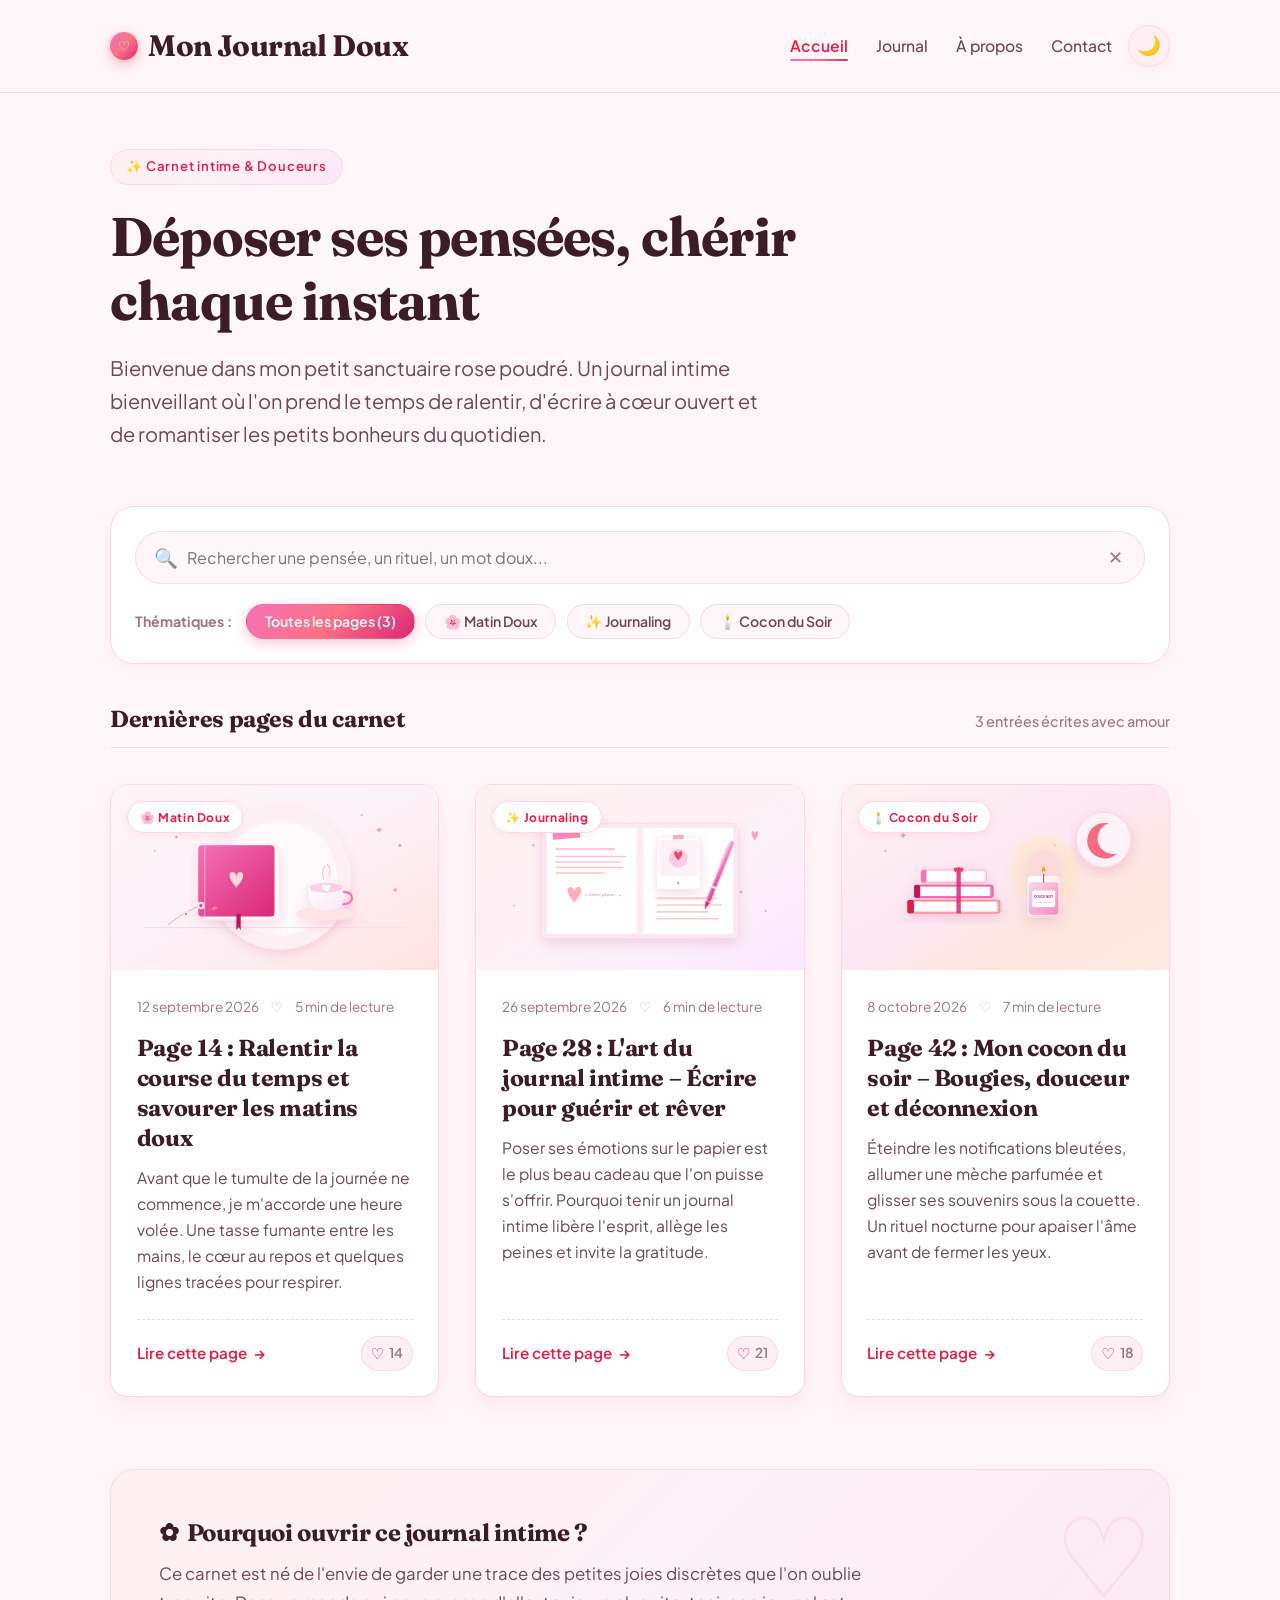
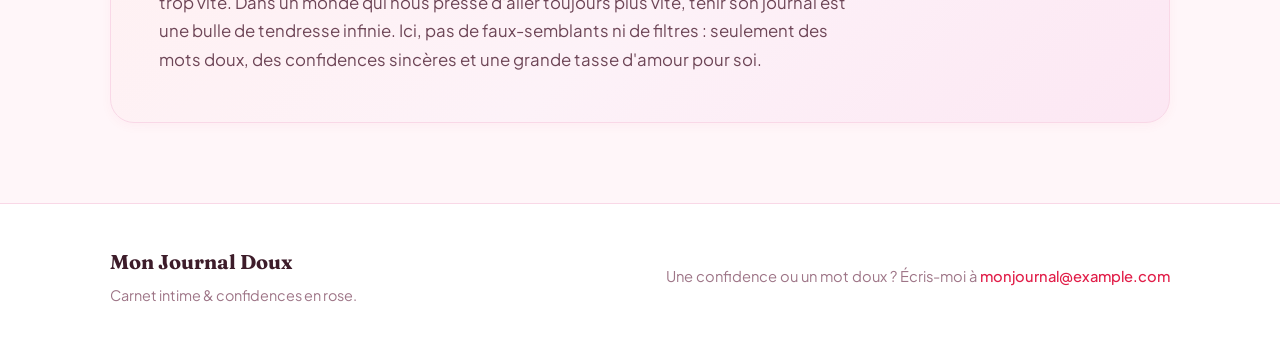
<file: index.html>
<!DOCTYPE html>
<html lang="fr">

<head>
  <meta charset="UTF-8">
  <meta name="viewport" content="width=device-width, initial-scale=1.0">
  <meta name="description" content="Mon Journal Doux – Un carnet intime girly et poétique où déposer ses pensées, cultiver la gratitude et romantiser le quotidien dans un cocon rose et réconfortant.">
  <title>Mon Journal Doux – Carnet intime &amp; confidences</title>
  
  <!-- Script pour le mode sombre -->
  <script>
    (function () {
      try {
        var saved = localStorage.getItem('mon-journal-theme');
        if (saved === 'dark' || (!saved && window.matchMedia('(prefers-color-scheme: dark)').matches)) {
          document.documentElement.setAttribute('data-theme', 'dark');
        }
      } catch (e) {}
    })();
  </script>

  <!-- Polices Google Fonts  -->
  <link rel="preconnect" href="https://fonts.googleapis.com">
  <link rel="preconnect" href="https://fonts.gstatic.com" crossorigin>
  <link href="https://fonts.googleapis.com/css2?family=Fraunces:ital,opsz,wght@0,9..144,600;0,9..144,700;1,9..144,400&amp;family=Plus+Jakarta+Sans:wght@400;500;600;700&amp;display=swap" rel="stylesheet">
  
  <link rel="stylesheet" href="style.css">
  <script src="script.js" defer></script>
</head>

<body>
  <!-- En-tête du site -->
  <header class="site-header">
    <div class="header-container">
      <div class="brand">
        <span class="brand-heart" aria-hidden="true">♡</span>
        <p class="site-title"><a href="index.html">Mon Journal Doux</a></p>
      </div>

      <div class="header-actions">
        <nav aria-label="Navigation principale">
          <ul>
            <li><a href="index.html" class="active">Accueil</a></li>
            <li><a href="#articles">Journal</a></li>
            <li><a href="#manifesto">À propos</a></li>
            <li><a href="#contact">Contact</a></li>
          </ul>
        </nav>

        <!-- Bascule Mode Clair / Sombre -->
        <button id="theme-toggle" class="theme-toggle-btn" type="button" aria-label="Basculer entre le mode clair et le mode nuit" title="Basculer le thème">
          <span class="theme-icon" aria-hidden="true">🌙</span>
        </button>
      </div>
    </div>
  </header>

  <!-- Contenu principal -->
  <main>
    <!-- Section d'introduction -->
    <section class="intro" aria-label="Introduction au journal">
      <span class="intro-tag">✨ Carnet intime &amp; Douceurs</span>
      <h1>Déposer ses pensées, chérir chaque instant</h1>
      <p>Bienvenue dans mon petit sanctuaire rose poudré. Un journal intime bienveillant où l'on prend le temps de ralentir, d'écrire à cœur ouvert et de romantiser les petits bonheurs du quotidien.</p>
    </section>

    <!-- Section Liste des articles avec recherche & filtres -->
    <section id="articles" aria-label="Dernières pages de journal">
      
      <!-- Recherche et filtrage en temps réel -->
      <div class="search-filter-wrapper">
        <div class="search-box">
          <span class="search-icon" aria-hidden="true">🔍</span>
          <input type="search" id="article-search" class="search-input" placeholder="Rechercher une pensée, un rituel, un mot doux..." aria-label="Rechercher dans le journal">
          <button id="search-clear-btn" class="search-clear-btn" type="button" aria-label="Effacer la recherche" title="Effacer">✕</button>
        </div>

        <div class="filter-categories" role="group" aria-label="Filtrer les pages par thématique">
          <span class="filter-label">Thématiques :</span>
          <button type="button" class="filter-btn active" data-filter="all">Toutes les pages (3)</button>
          <button type="button" class="filter-btn" data-filter="matin">🌸 Matin Doux</button>
          <button type="button" class="filter-btn" data-filter="journaling">✨ Journaling</button>
          <button type="button" class="filter-btn" data-filter="soir">🕯️ Cocon du Soir</button>
        </div>
      </div>

      <div class="section-header">
        <h2>Dernières pages du carnet</h2>
        <span class="section-count">3 entrées écrites avec amour</span>
      </div>

      <!-- Message si aucun résultat -->
      <div id="search-empty-state" class="search-empty-state empty-hidden">
        <span class="empty-icon" aria-hidden="true">💌</span>
        <p class="empty-title">Aucune page ne correspond à votre recherche</p>
        <p class="empty-desc">Essayez un autre mot-clé ou sélectionnez « Toutes les pages » pour retrouver nos douces confidences.</p>
      </div>

      <div class="articles-grid">

        <!-- Entrée 1 -->
        <article class="card" data-category="matin">
          <div class="card-media">
            <span class="card-badge">🌸 Matin Doux</span>
            <img src="images/minimalisme.svg" alt="Illustration chaleureuse d'un carnet intime rose et d'une tasse de café chaud avec de la vapeur en forme de cœur" width="1200" height="675" loading="eager">
          </div>
          <div class="card-body">
            <div class="card-meta">
              <time datetime="2026-09-12">12 septembre 2026</time>
              <span class="meta-separator" aria-hidden="true">♡</span>
              <span>5 min de lecture</span>
            </div>
            <h3 class="card-title">
              <a href="pages/article-1.html">Page 14 : Ralentir la course du temps et savourer les matins doux</a>
            </h3>
            <p class="card-excerpt">
              Avant que le tumulte de la journée ne commence, je m'accorde une heure volée. Une tasse fumante entre les mains, le cœur au repos et quelques lignes tracées pour respirer.
            </p>
            <div class="card-footer">
              <a class="read-more" href="pages/article-1.html" aria-label="Lire la page 14 sur les matins doux">
                <span>Lire cette page</span>
                <span class="read-more-arrow" aria-hidden="true">→</span>
              </a>
              <span class="card-likes-badge" data-slug="article-1" title="Mentions J'aime">
                <span class="card-like-icon" aria-hidden="true">♡</span>
                <span class="card-like-num">14</span>
              </span>
            </div>
          </div>
        </article>

        <!-- Entrée 2 -->
        <article class="card" data-category="journaling">
          <div class="card-media">
            <span class="card-badge">✨ Journaling</span>
            <img src="images/polices.svg" alt="Illustration poétique d'un carnet ouvert avec photo polaroïd, rubans décoratifs et stylo doré" width="1200" height="675" loading="lazy">
          </div>
          <div class="card-body">
            <div class="card-meta">
              <time datetime="2026-09-26">26 septembre 2026</time>
              <span class="meta-separator" aria-hidden="true">♡</span>
              <span>6 min de lecture</span>
            </div>
            <h3 class="card-title">
              <a href="pages/article-2.html">Page 28 : L'art du journal intime – Écrire pour guérir et rêver</a>
            </h3>
            <p class="card-excerpt">
              Poser ses émotions sur le papier est le plus beau cadeau que l'on puisse s'offrir. Pourquoi tenir un journal intime libère l'esprit, allège les peines et invite la gratitude.
            </p>
            <div class="card-footer">
              <a class="read-more" href="pages/article-2.html" aria-label="Lire la page 28 sur l'art du journal intime">
                <span>Lire cette page</span>
                <span class="read-more-arrow" aria-hidden="true">→</span>
              </a>
              <span class="card-likes-badge" data-slug="article-2" title="Mentions J'aime">
                <span class="card-like-icon" aria-hidden="true">♡</span>
                <span class="card-like-num">21</span>
              </span>
            </div>
          </div>
        </article>

        <!-- Entrée 3 -->
        <article class="card" data-category="soir">
          <div class="card-media">
            <span class="card-badge">🕯️ Cocon du Soir</span>
            <img src="images/responsive.svg" alt="Illustration d'une chambre cosy au crépuscule avec bougie parfumée rose et pile de carnets sous la lune" width="1200" height="675" loading="lazy">
          </div>
          <div class="card-body">
            <div class="card-meta">
              <time datetime="2026-10-08">8 octobre 2026</time>
              <span class="meta-separator" aria-hidden="true">♡</span>
              <span>7 min de lecture</span>
            </div>
            <h3 class="card-title">
              <a href="pages/article-3.html">Page 42 : Mon cocon du soir – Bougies, douceur et déconnexion</a>
            </h3>
            <p class="card-excerpt">
              Éteindre les notifications bleutées, allumer une mèche parfumée et glisser ses souvenirs sous la couette. Un rituel nocturne pour apaiser l'âme avant de fermer les yeux.
            </p>
            <div class="card-footer">
              <a class="read-more" href="pages/article-3.html" aria-label="Lire la page 42 sur le cocon du soir et la déconnexion">
                <span>Lire cette page</span>
                <span class="read-more-arrow" aria-hidden="true">→</span>
              </a>
              <span class="card-likes-badge" data-slug="article-3" title="Mentions J'aime">
                <span class="card-like-icon" aria-hidden="true">♡</span>
                <span class="card-like-num">18</span>
              </span>
            </div>
          </div>
        </article>

      </div>
    </section>

    <section class="blog-manifesto" id="manifesto" aria-label="Pourquoi ce carnet">
      <div class="manifesto-content">
        <h2 class="manifesto-title"><span>✿</span> Pourquoi ouvrir ce journal intime ?</h2>
        <p class="manifesto-text">
          Ce carnet est né de l'envie de garder une trace des petites joies discrètes que l'on oublie trop vite. Dans un monde qui nous presse d'aller toujours plus vite, tenir son journal est une bulle de tendresse infinie. Ici, pas de faux-semblants ni de filtres : seulement des mots doux, des confidences sincères et une grande tasse d'amour pour soi.
        </p>
      </div>
    </section>
  </main>

  <!-- Pied de page -->
  <footer class="site-footer" id="contact">
    <div class="footer-container">
      <div class="footer-brand">
        <p class="footer-title">Mon Journal Doux</p>
        <p class="footer-desc">Carnet intime &amp; confidences en rose.</p>
      </div>
      <div class="footer-contact">
        <p>Une confidence ou un mot doux ? Écris-moi à <a href="mailto:monjournal@example.com">monjournal@example.com</a></p>
      </div>
    </div>
  </footer>
</body>

</html>
</file>
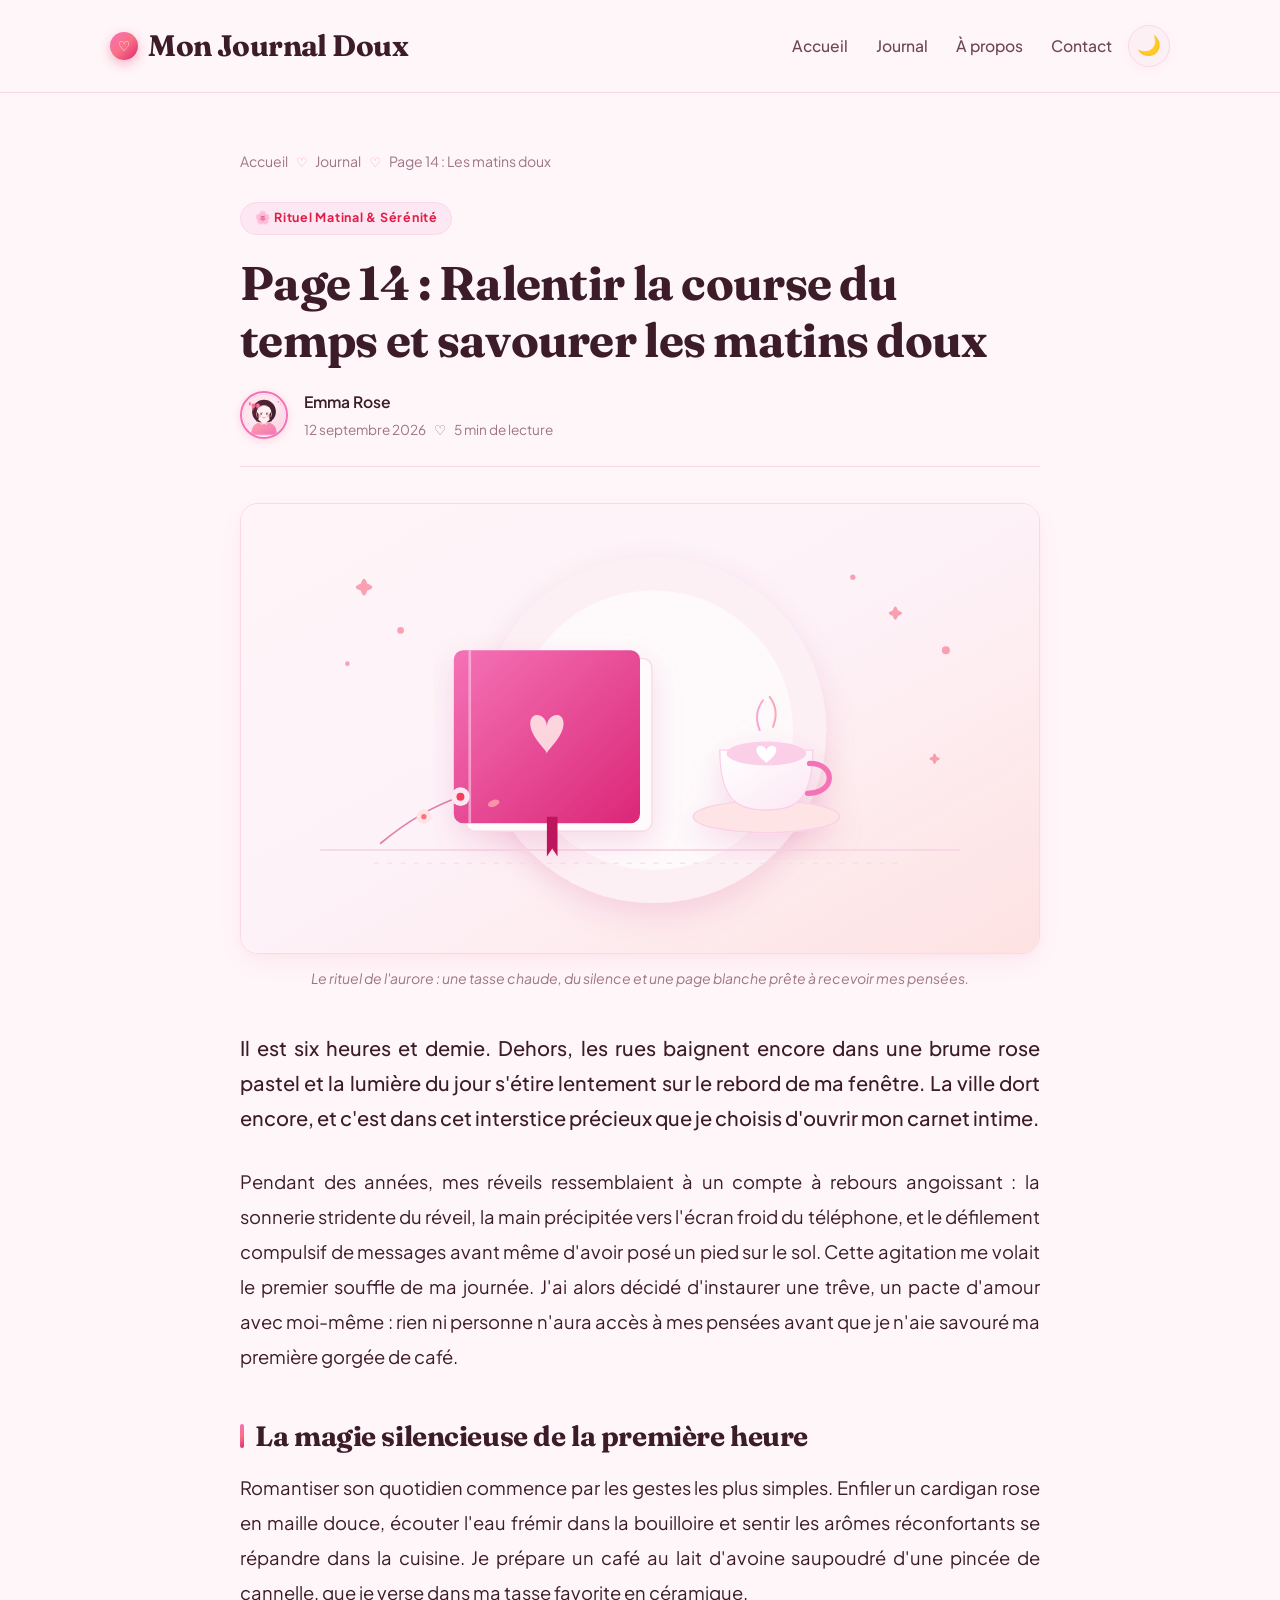
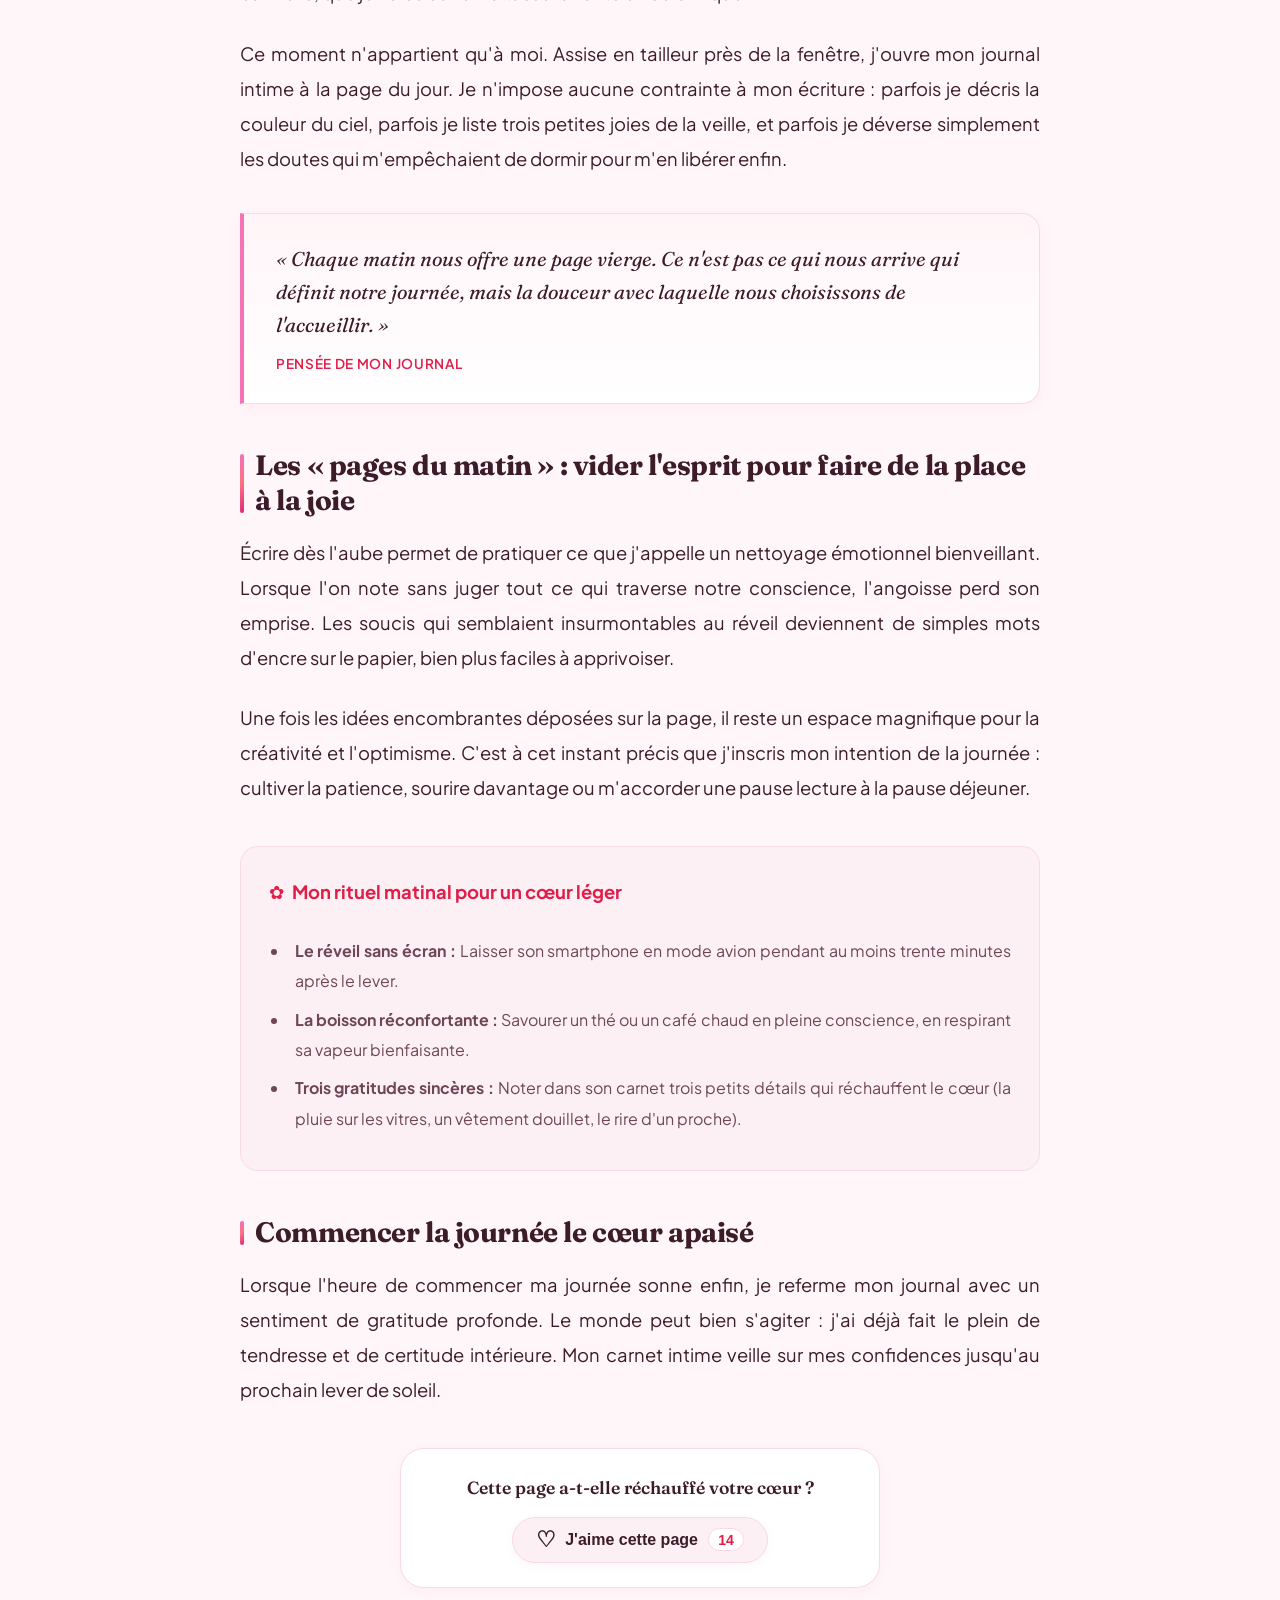
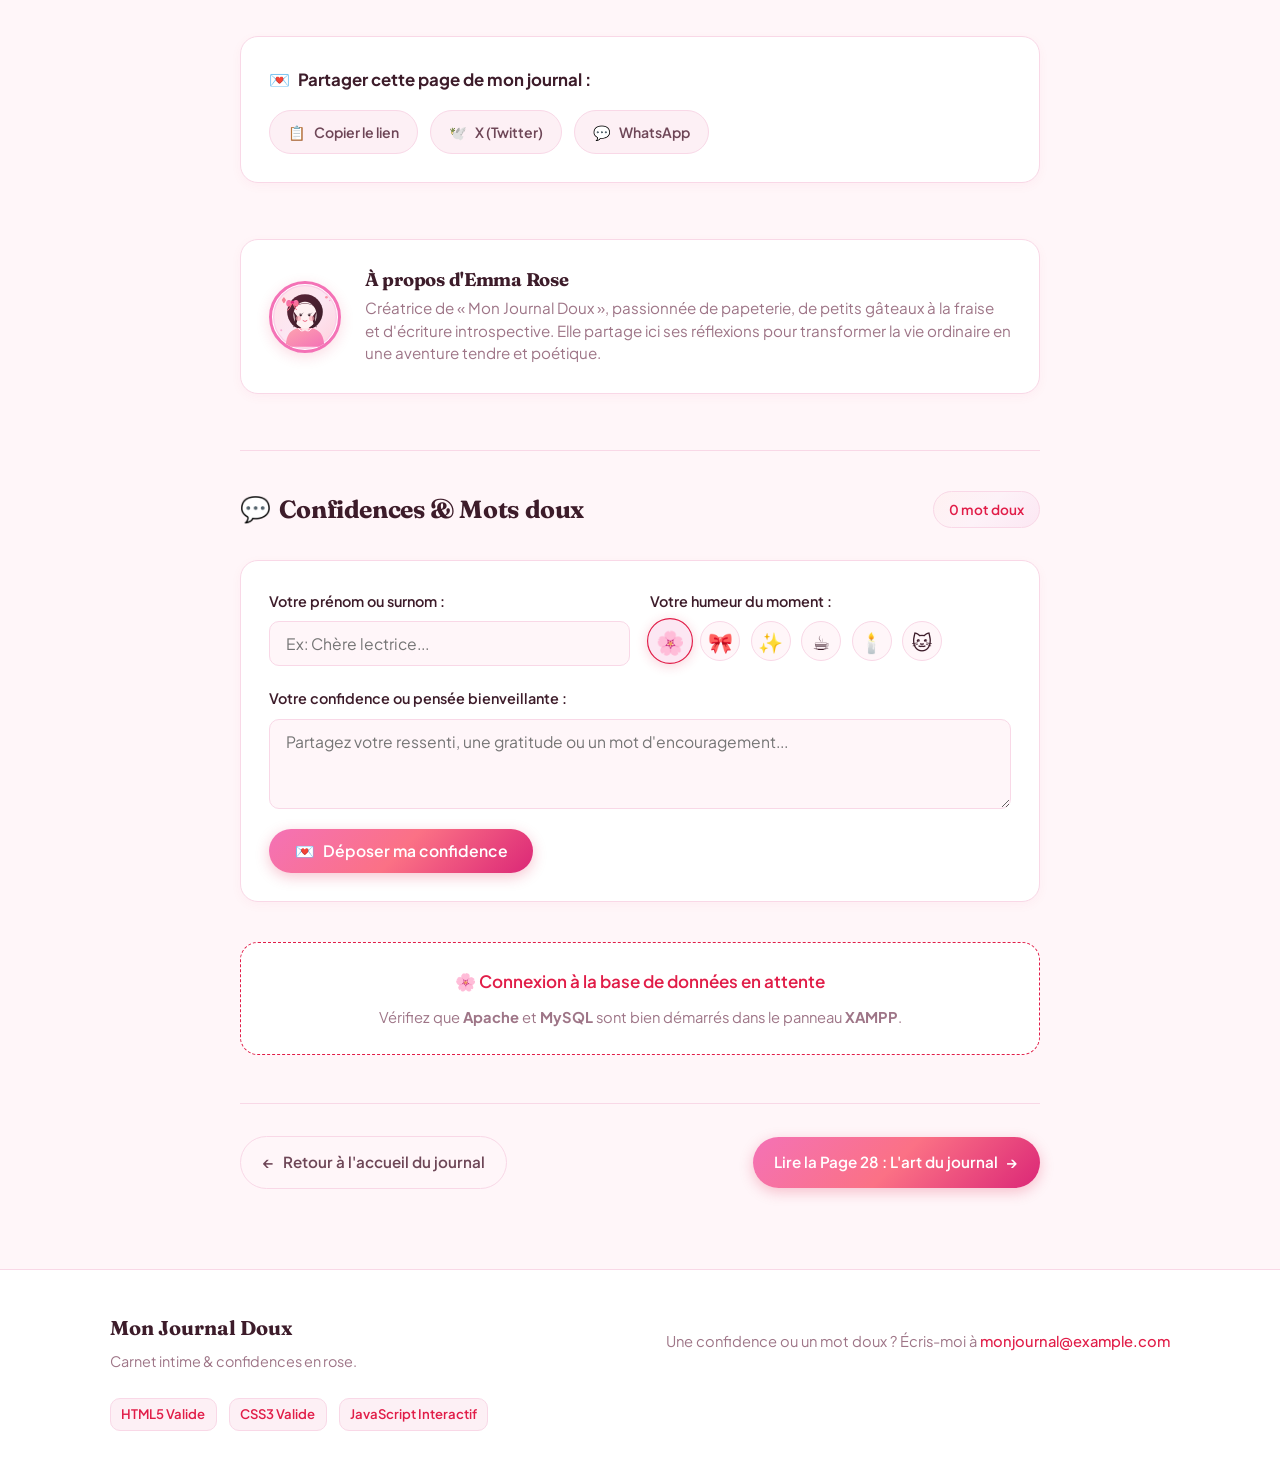
<file: pages/article-1.html>
<!DOCTYPE html>
<html lang="fr">

<head>
  <meta charset="UTF-8">
  <meta name="viewport" content="width=device-width, initial-scale=1.0">
  <meta name="description" content="Page 14 de Mon Journal Doux : savourer la quiétude du matin, préparer son latte chaud et prendre le temps d'écrire avant le réveil du monde.">
  <title>Page 14 : Ralentir la course du temps et savourer les matins doux – Mon Journal Doux</title>

  <!-- Script mode sombre -->
  <script>
    (function () {
      try {
        var saved = localStorage.getItem('mon-journal-theme');
        if (saved === 'dark' || (!saved && window.matchMedia('(prefers-color-scheme: dark)').matches)) {
          document.documentElement.setAttribute('data-theme', 'dark');
        }
      } catch (e) {}
    })();
  </script>

  <!-- Google Fonts -->
  <link rel="preconnect" href="https://fonts.googleapis.com">
  <link rel="preconnect" href="https://fonts.gstatic.com" crossorigin>
  <link href="https://fonts.googleapis.com/css2?family=Fraunces:ital,opsz,wght@0,9..144,600;0,9..144,700;1,9..144,400&amp;family=Plus+Jakarta+Sans:wght@400;500;600;700&amp;display=swap" rel="stylesheet">

  <link rel="stylesheet" href="../style.css">
  <script src="../script.js" defer></script>
</head>

<body>
  <!-- En-tête -->
  <header class="site-header">
    <div class="header-container">
      <div class="brand">
        <span class="brand-heart" aria-hidden="true">♡</span>
        <p class="site-title"><a href="../index.html">Mon Journal Doux</a></p>
      </div>

      <div class="header-actions">
        <nav aria-label="Navigation principale">
          <ul>
            <li><a href="../index.html">Accueil</a></li>
            <li><a href="../index.html#articles">Journal</a></li>
            <li><a href="../index.html#manifesto">À propos</a></li>
            <li><a href="../index.html#contact">Contact</a></li>
          </ul>
        </nav>

        <!-- Bascule Mode Clair / Sombre -->
        <button id="theme-toggle" class="theme-toggle-btn" type="button" aria-label="Basculer entre le mode clair et le mode nuit" title="Basculer le thème">
          <span class="theme-icon" aria-hidden="true">🌙</span>
        </button>
      </div>
    </div>
  </header>

  <!-- Contenu de l'article -->
  <main>
    <article class="article-page">
      
      <!-- Fil d'Ariane -->
      <nav class="breadcrumbs" aria-label="Fil d'Ariane">
        <ol>
          <li><a href="../index.html">Accueil</a></li>
          <li><a href="../index.html#articles">Journal</a></li>
          <li aria-current="page">Page 14 : Les matins doux</li>
        </ol>
      </nav>

      <!-- En-tête de l'article -->
      <header class="article-header">
        <span class="article-category">🌸 Rituel Matinal &amp; Sérénité</span>
        <h1>Page 14 : Ralentir la course du temps et savourer les matins doux</h1>
        
        <div class="article-byline">
          <img src="../images/author.svg" alt="Portrait illustré d'Emma, auteure du journal" class="author-thumb" width="48" height="48">
          <div class="byline-info">
            <span class="author-name">Emma Rose</span>
            <div class="article-date-read">
              <time datetime="2026-09-12">12 septembre 2026</time>
              <span aria-hidden="true">♡</span>
              <span>5 min de lecture</span>
            </div>
          </div>
        </div>
      </header>

      <!-- Image mise en avant -->
      <figure class="article-figure">
        <img src="../images/minimalisme.svg" alt="Illustration chaleureuse et girly d'un carnet rose, tasse de café fumant et pétales de fleurs" width="1200" height="675">
        <figcaption>Le rituel de l'aurore : une tasse chaude, du silence et une page blanche prête à recevoir mes pensées.</figcaption>
      </figure>

      <!-- Corps du texte -->
      <div class="article-text">
        <p class="lead">
          Il est six heures et demie. Dehors, les rues baignent encore dans une brume rose pastel et la lumière du jour s'étire lentement sur le rebord de ma fenêtre. La ville dort encore, et c'est dans cet interstice précieux que je choisis d'ouvrir mon carnet intime.
        </p>

        <p>
          Pendant des années, mes réveils ressemblaient à un compte à rebours angoissant : la sonnerie stridente du réveil, la main précipitée vers l'écran froid du téléphone, et le défilement compulsif de messages avant même d'avoir posé un pied sur le sol. Cette agitation me volait le premier souffle de ma journée. J'ai alors décidé d'instaurer une trêve, un pacte d'amour avec moi-même : rien ni personne n'aura accès à mes pensées avant que je n'aie savouré ma première gorgée de café.
        </p>

        <h2>La magie silencieuse de la première heure</h2>
        <p>
          Romantiser son quotidien commence par les gestes les plus simples. Enfiler un cardigan rose en maille douce, écouter l'eau frémir dans la bouilloire et sentir les arômes réconfortants se répandre dans la cuisine. Je prépare un café au lait d'avoine saupoudré d'une pincée de cannelle, que je verse dans ma tasse favorite en céramique.
        </p>
        <p>
          Ce moment n'appartient qu'à moi. Assise en tailleur près de la fenêtre, j'ouvre mon journal intime à la page du jour. Je n'impose aucune contrainte à mon écriture : parfois je décris la couleur du ciel, parfois je liste trois petites joies de la veille, et parfois je déverse simplement les doutes qui m'empêchaient de dormir pour m'en libérer enfin.
        </p>

        <blockquote>
          <p>« Chaque matin nous offre une page vierge. Ce n'est pas ce qui nous arrive qui définit notre journée, mais la douceur avec laquelle nous choisissons de l'accueillir. »</p>
          <cite>Pensée de mon journal</cite>
        </blockquote>

        <h2>Les « pages du matin » : vider l'esprit pour faire de la place à la joie</h2>
        <p>
          Écrire dès l'aube permet de pratiquer ce que j'appelle un nettoyage émotionnel bienveillant. Lorsque l'on note sans juger tout ce qui traverse notre conscience, l'angoisse perd son emprise. Les soucis qui semblaient insurmontables au réveil deviennent de simples mots d'encre sur le papier, bien plus faciles à apprivoiser.
        </p>
        <p>
          Une fois les idées encombrantes déposées sur la page, il reste un espace magnifique pour la créativité et l'optimisme. C'est à cet instant précis que j'inscris mon intention de la journée : cultiver la patience, sourire davantage ou m'accorder une pause lecture à la pause déjeuner.
        </p>

        <!-- Encart mémo : Mon petit rituel -->
        <div class="callout-box">
          <p class="callout-title">
            <span aria-hidden="true">✿</span> Mon rituel matinal pour un cœur léger
          </p>
          <ul>
            <li><strong>Le réveil sans écran :</strong> Laisser son smartphone en mode avion pendant au moins trente minutes après le lever.</li>
            <li><strong>La boisson réconfortante :</strong> Savourer un thé ou un café chaud en pleine conscience, en respirant sa vapeur bienfaisante.</li>
            <li><strong>Trois gratitudes sincères :</strong> Noter dans son carnet trois petits détails qui réchauffent le cœur (la pluie sur les vitres, un vêtement douillet, le rire d'un proche).</li>
          </ul>
        </div>

        <h2>Commencer la journée le cœur apaisé</h2>
        <p>
          Lorsque l'heure de commencer ma journée sonne enfin, je referme mon journal avec un sentiment de gratitude profonde. Le monde peut bien s'agiter : j'ai déjà fait le plein de tendresse et de certitude intérieure. Mon carnet intime veille sur mes confidences jusqu'au prochain lever de soleil.
        </p>
      </div>

      <!-- Mention J'aime globale de l'article (MySQL & PHP) -->
      <section class="article-like-section" aria-label="Aimer cette page du journal">
        <div class="article-like-card">
          <p class="article-like-prompt">Cette page a-t-elle réchauffé votre cœur ?</p>
          <button id="article-global-like-btn" class="article-global-like-btn" type="button" aria-pressed="false" data-slug="article-1" title="Aimer cette page de mon journal">
            <span class="like-heart" aria-hidden="true">♡</span>
            <span class="like-label">J'aime cette page</span>
            <span id="article-likes-count" class="like-count">14</span>
          </button>
        </div>
      </section>

      <!-- Partage sur les réseaux sociaux -->
      <section class="share-section" aria-label="Partager cette page">
        <p class="share-title"><span aria-hidden="true">💌</span> Partager cette page de mon journal :</p>
        <div class="share-buttons">
          <button type="button" class="share-btn share-copy" title="Copier le lien de la page">
            <span aria-hidden="true">📋</span> Copier le lien
          </button>
          <a href="#" class="share-btn share-twitter" target="_blank" rel="noopener noreferrer" title="Partager sur X / Twitter">
            <span aria-hidden="true">🕊️</span> X (Twitter)
          </a>
          <a href="#" class="share-btn share-whatsapp" target="_blank" rel="noopener noreferrer" title="Partager sur WhatsApp">
            <span aria-hidden="true">💬</span> WhatsApp
          </a>
          <button type="button" class="share-btn share-native" title="Partager via votre appareil">
            <span aria-hidden="true">✨</span> Partager
          </button>
        </div>
      </section>

      <!-- Carte auteur -->
      <div class="author-card">
        <img src="../images/author.svg" alt="Emma Rose" class="author-card-avatar" width="72" height="72">
        <div class="author-card-info">
          <h3>À propos d'Emma Rose</h3>
          <p>Créatrice de « Mon Journal Doux », passionnée de papeterie, de petits gâteaux à la fraise et d'écriture introspective. Elle partage ici ses réflexions pour transformer la vie ordinaire en une aventure tendre et poétique.</p>
        </div>
      </div>

      <!-- Section Commentaires -->
      <section id="comments-section" class="comments-section" aria-label="Confidences et commentaires">
        <div class="comments-header">
          <h2><span aria-hidden="true">💬</span> Confidences &amp; Mots doux</h2>
          <span id="comments-count-badge" class="comments-count-badge">Chargement...</span>
        </div>

        <!-- Formulaire  de commentaire -->
        <form id="comment-form" class="comment-form">
          <div class="form-row">
            <div class="form-group">
              <label for="comment-author">Votre prénom ou surnom :</label>
              <input type="text" id="comment-author" class="form-input" placeholder="Ex: Chère lectrice..." required maxlength="40">
            </div>

            <div class="form-group">
              <label>Votre humeur du moment :</label>
              <div class="avatar-selector" role="radiogroup" aria-label="Choisir un avatar ou une humeur">
                <label class="avatar-label" title="Fleur douce">
                  <input type="radio" name="comment-avatar" value="🌸" checked>
                  <span class="avatar-emoji">🌸</span>
                </label>
                <label class="avatar-label" title="Petit nœud girly">
                  <input type="radio" name="comment-avatar" value="🎀">
                  <span class="avatar-emoji">🎀</span>
                </label>
                <label class="avatar-label" title="Étoile scintillante">
                  <input type="radio" name="comment-avatar" value="✨">
                  <span class="avatar-emoji">✨</span>
                </label>
                <label class="avatar-label" title="Café / Thé chaud">
                  <input type="radio" name="comment-avatar" value="☕">
                  <span class="avatar-emoji">☕</span>
                </label>
                <label class="avatar-label" title="Bougie parfumée">
                  <input type="radio" name="comment-avatar" value="🕯️">
                  <span class="avatar-emoji">🕯️</span>
                </label>
                <label class="avatar-label" title="Petit chat">
                  <input type="radio" name="comment-avatar" value="🐱">
                  <span class="avatar-emoji">🐱</span>
                </label>
              </div>
            </div>
          </div>

          <div class="form-group">
            <label for="comment-message">Votre confidence ou pensée bienveillante :</label>
            <textarea id="comment-message" class="form-textarea" placeholder="Partagez votre ressenti, une gratitude ou un mot d'encouragement..." rows="3" required maxlength="500"></textarea>
          </div>

          <button type="submit" class="comment-submit-btn">
            <span aria-hidden="true">💌</span> Déposer ma confidence
          </button>
        </form>

        <!-- Liste des commentaires -->
        <div id="comments-list" class="comments-list" role="feed" aria-label="Liste des confidences">
          <!-- Injecté dynamiquement par JavaScript -->
        </div>
      </section>

      <!-- Navigation entre articles -->
      <nav class="article-nav" aria-label="Navigation entre articles">
        <a href="../index.html" class="nav-button nav-button-outline">
          <span aria-hidden="true">←</span>
          <span>Retour à l'accueil du journal</span>
        </a>
        <a href="article-2.html" class="nav-button nav-button-primary">
          <span>Lire la Page 28 : L'art du journal</span>
          <span aria-hidden="true">→</span>
        </a>
      </nav>

    </article>
  </main>

  <!-- Pied de page -->
  <footer class="site-footer">
    <div class="footer-container">
      <div class="footer-brand">
        <p class="footer-title">Mon Journal Doux</p>
        <p class="footer-desc">Carnet intime &amp; confidences en rose.</p>
      </div>
      <div class="footer-contact">
        <p>Une confidence ou un mot doux ? Écris-moi à <a href="mailto:monjournal@example.com">monjournal@example.com</a></p>
      </div>
      <div class="footer-badges">
        <span class="w3c-badge">HTML5 Valide</span>
        <span class="w3c-badge">CSS3 Valide</span>
        <span class="w3c-badge">JavaScript Interactif</span>
      </div>
    </div>
  </footer>
</body>

</html>
</file>
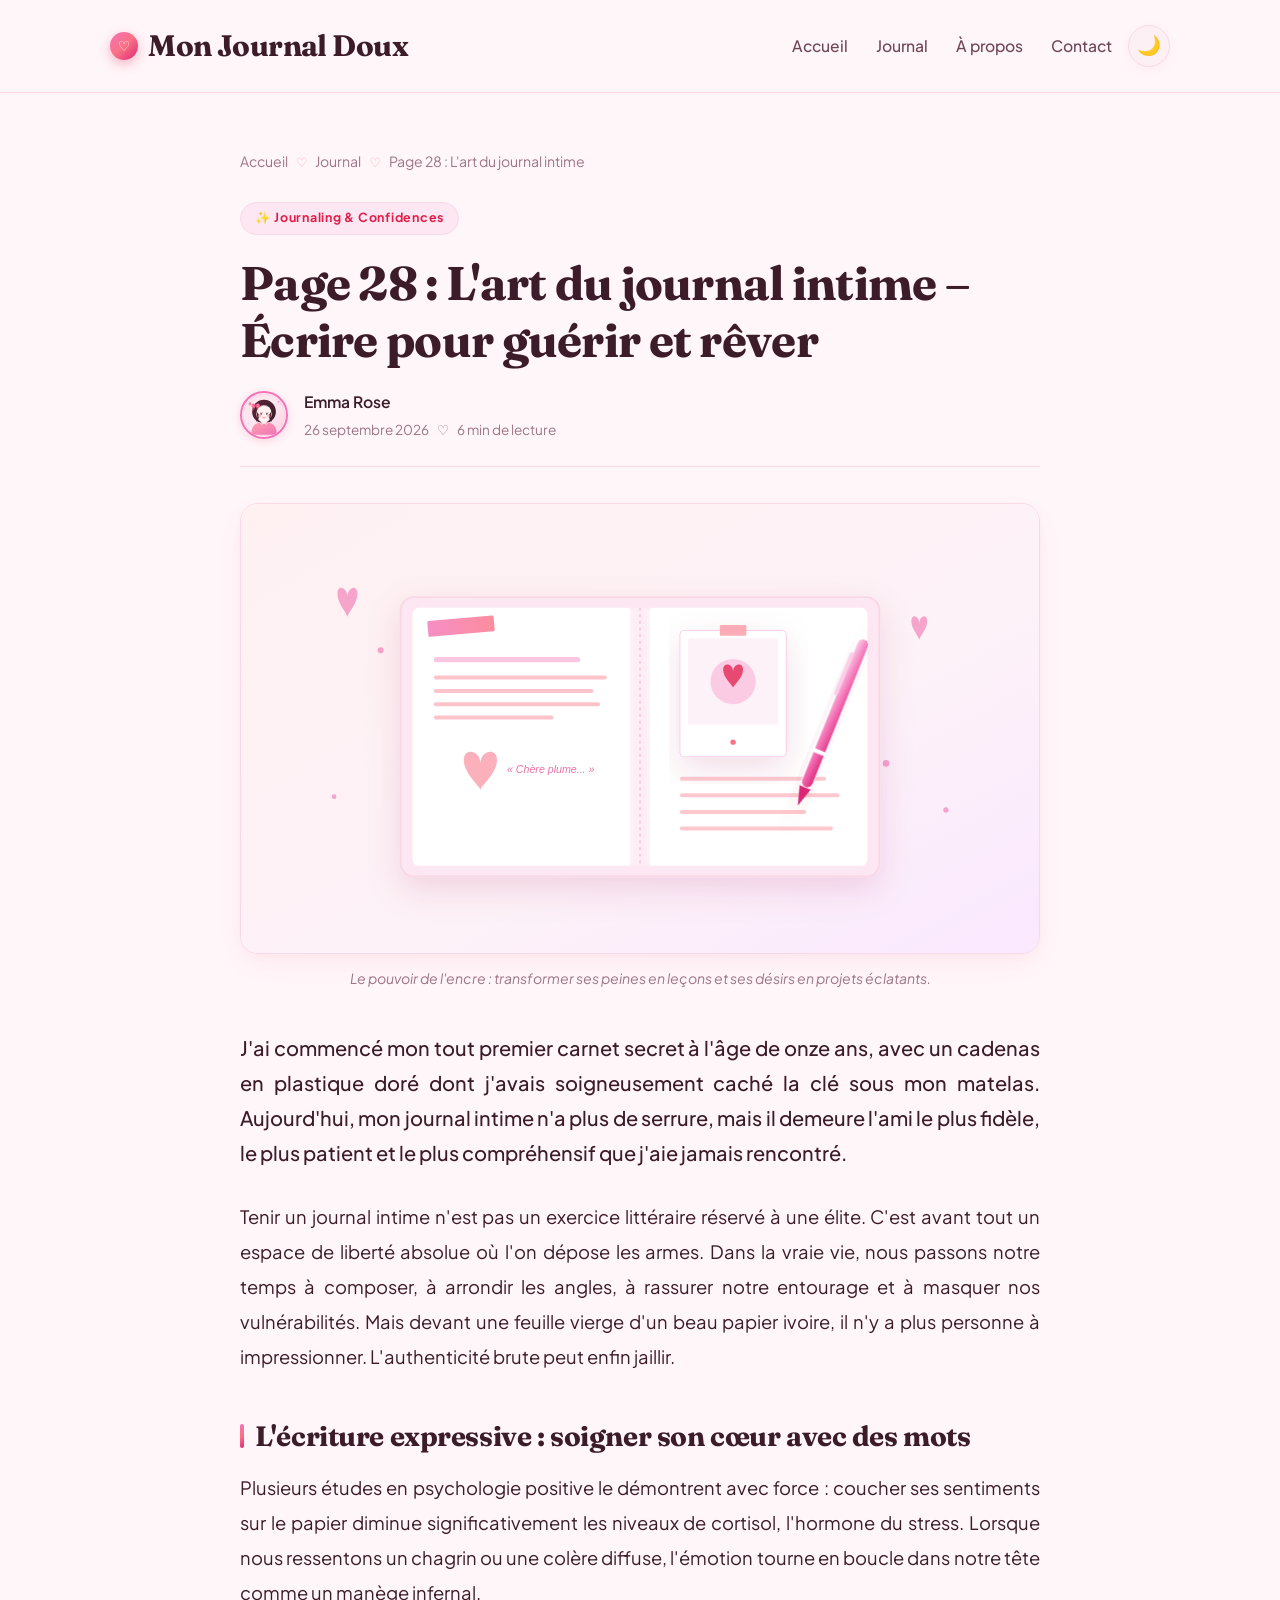
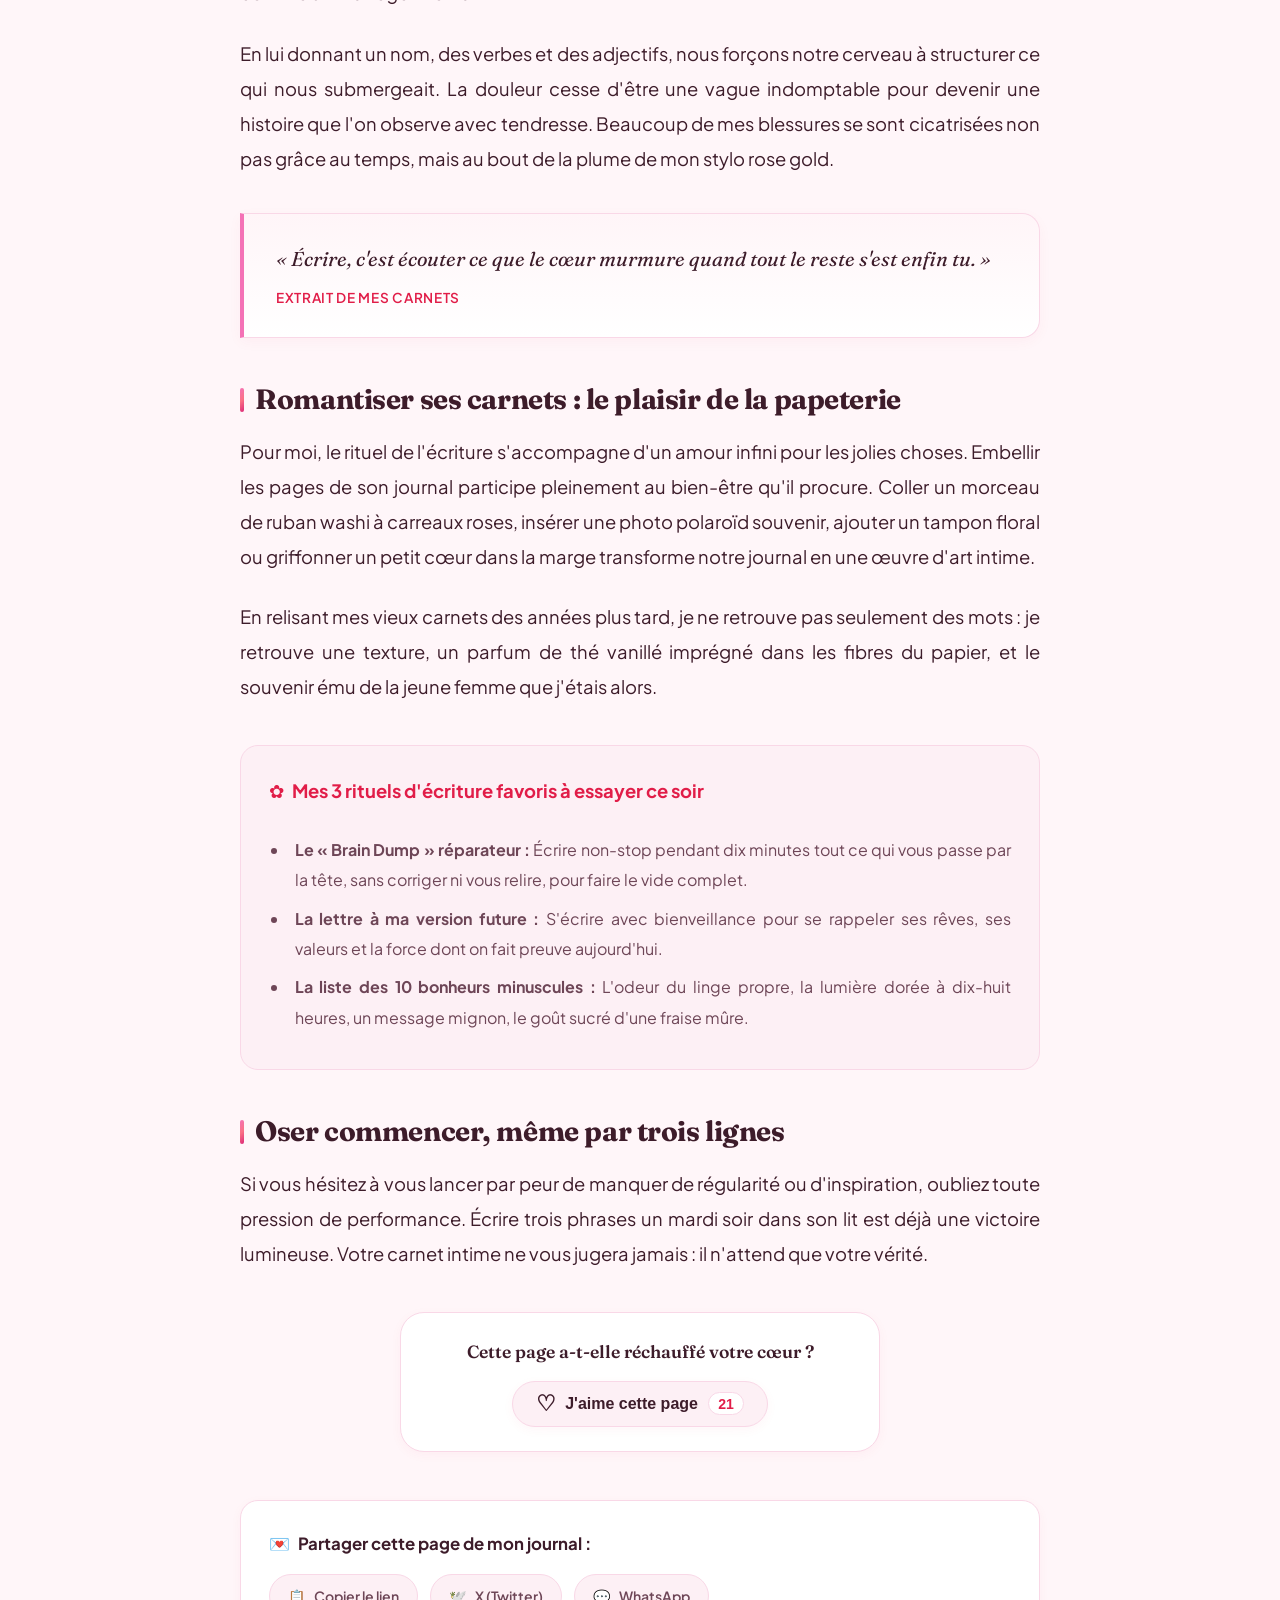
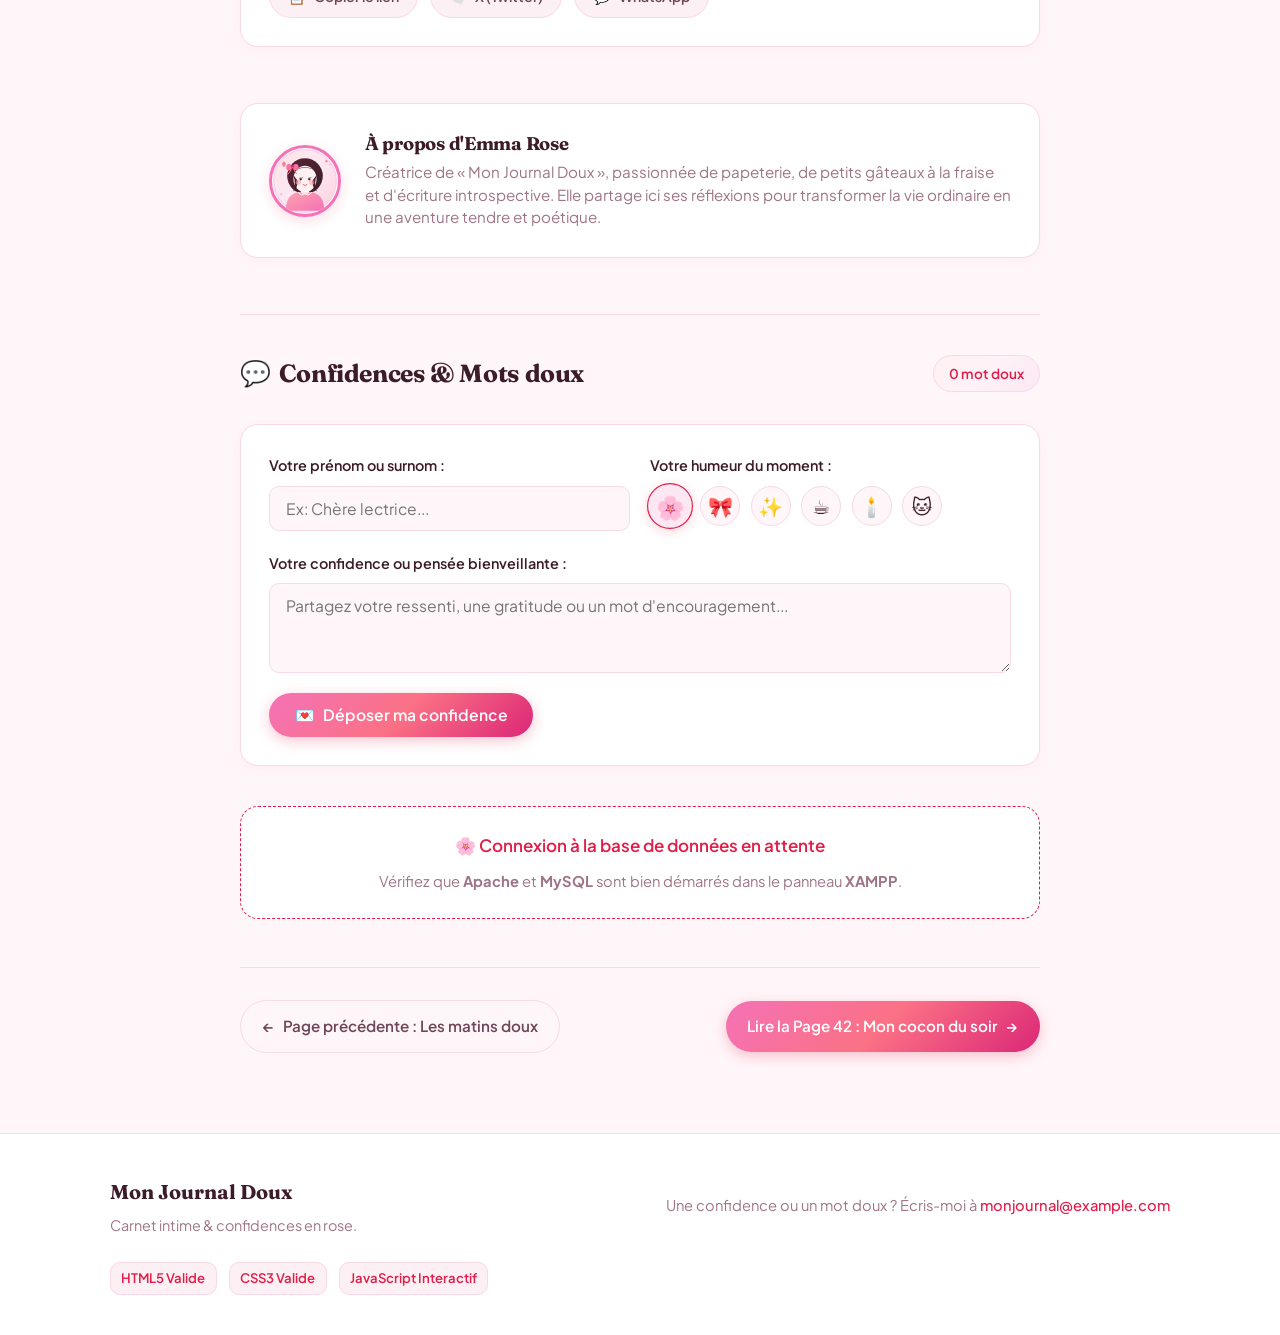
<file: pages/article-2.html>
<!DOCTYPE html>
<html lang="fr">

<head>
  <meta charset="UTF-8">
  <meta name="viewport" content="width=device-width, initial-scale=1.0">
  <meta name="description" content="Page 28 de Mon Journal Doux : découvrir la puissance thérapeutique du journaling, embellir ses carnets de rubans roses et confier ses rêves les plus chers au papier.">
  <title>Page 28 : L'art du journal intime – Écrire pour guérir et rêver – Mon Journal Doux</title>

  <!-- Script  mode sombre -->
  <script>
    (function () {
      try {
        var saved = localStorage.getItem('mon-journal-theme');
        if (saved === 'dark' || (!saved && window.matchMedia('(prefers-color-scheme: dark)').matches)) {
          document.documentElement.setAttribute('data-theme', 'dark');
        }
      } catch (e) {}
    })();
  </script>

  <!-- Google Fonts  -->
  <link rel="preconnect" href="https://fonts.googleapis.com">
  <link rel="preconnect" href="https://fonts.gstatic.com" crossorigin>
  <link href="https://fonts.googleapis.com/css2?family=Fraunces:ital,opsz,wght@0,9..144,600;0,9..144,700;1,9..144,400&amp;family=Plus+Jakarta+Sans:wght@400;500;600;700&amp;display=swap" rel="stylesheet">

  <link rel="stylesheet" href="../style.css">
  <script src="../script.js" defer></script>
</head>

<body>
  <!-- En-tête -->
  <header class="site-header">
    <div class="header-container">
      <div class="brand">
        <span class="brand-heart" aria-hidden="true">♡</span>
        <p class="site-title"><a href="../index.html">Mon Journal Doux</a></p>
      </div>

      <div class="header-actions">
        <nav aria-label="Navigation principale">
          <ul>
            <li><a href="../index.html">Accueil</a></li>
            <li><a href="../index.html#articles">Journal</a></li>
            <li><a href="../index.html#manifesto">À propos</a></li>
            <li><a href="../index.html#contact">Contact</a></li>
          </ul>
        </nav>

        <!-- Bascule Mode Clair / Sombre -->
        <button id="theme-toggle" class="theme-toggle-btn" type="button" aria-label="Basculer entre le mode clair et le mode nuit" title="Basculer le thème">
          <span class="theme-icon" aria-hidden="true">🌙</span>
        </button>
      </div>
    </div>
  </header>

  <!-- Contenu de l'article -->
  <main>
    <article class="article-page">
      
      <!-- Fil d'Ariane -->
      <nav class="breadcrumbs" aria-label="Fil d'Ariane">
        <ol>
          <li><a href="../index.html">Accueil</a></li>
          <li><a href="../index.html#articles">Journal</a></li>
          <li aria-current="page">Page 28 : L'art du journal intime</li>
        </ol>
      </nav>

      <!-- En-tête de l'article -->
      <header class="article-header">
        <span class="article-category">✨ Journaling &amp; Confidences</span>
        <h1>Page 28 : L'art du journal intime – Écrire pour guérir et rêver</h1>
        
        <div class="article-byline">
          <img src="../images/author.svg" alt="Portrait illustré d'Emma, auteure du journal" class="author-thumb" width="48" height="48">
          <div class="byline-info">
            <span class="author-name">Emma Rose</span>
            <div class="article-date-read">
              <time datetime="2026-09-26">26 septembre 2026</time>
              <span aria-hidden="true">♡</span>
              <span>6 min de lecture</span>
            </div>
          </div>
        </div>
      </header>

      <!-- Image mise en avant -->
      <figure class="article-figure">
        <img src="../images/polices.svg" alt="Carnet intime ouvert garni de ruban adhésif rose, gommettes étoiles et stylo rose gold" width="1200" height="675">
        <figcaption>Le pouvoir de l'encre : transformer ses peines en leçons et ses désirs en projets éclatants.</figcaption>
      </figure>

      <!-- Corps du texte-->
      <div class="article-text">
        <p class="lead">
          J'ai commencé mon tout premier carnet secret à l'âge de onze ans, avec un cadenas en plastique doré dont j'avais soigneusement caché la clé sous mon matelas. Aujourd'hui, mon journal intime n'a plus de serrure, mais il demeure l'ami le plus fidèle, le plus patient et le plus compréhensif que j'aie jamais rencontré.
        </p>

        <p>
          Tenir un journal intime n'est pas un exercice littéraire réservé à une élite. C'est avant tout un espace de liberté absolue où l'on dépose les armes. Dans la vraie vie, nous passons notre temps à composer, à arrondir les angles, à rassurer notre entourage et à masquer nos vulnérabilités. Mais devant une feuille vierge d'un beau papier ivoire, il n'y a plus personne à impressionner. L'authenticité brute peut enfin jaillir.
        </p>

        <h2>L'écriture expressive : soigner son cœur avec des mots</h2>
        <p>
          Plusieurs études en psychologie positive le démontrent avec force : coucher ses sentiments sur le papier diminue significativement les niveaux de cortisol, l'hormone du stress. Lorsque nous ressentons un chagrin ou une colère diffuse, l'émotion tourne en boucle dans notre tête comme un manège infernal.
        </p>
        <p>
          En lui donnant un nom, des verbes et des adjectifs, nous forçons notre cerveau à structurer ce qui nous submergeait. La douleur cesse d'être une vague indomptable pour devenir une histoire que l'on observe avec tendresse. Beaucoup de mes blessures se sont cicatrisées non pas grâce au temps, mais au bout de la plume de mon stylo rose gold.
        </p>

        <blockquote>
          <p>« Écrire, c'est écouter ce que le cœur murmure quand tout le reste s'est enfin tu. »</p>
          <cite>Extrait de mes carnets</cite>
        </blockquote>

        <h2>Romantiser ses carnets : le plaisir de la papeterie</h2>
        <p>
          Pour moi, le rituel de l'écriture s'accompagne d'un amour infini pour les jolies choses. Embellir les pages de son journal participe pleinement au bien-être qu'il procure. Coller un morceau de ruban washi à carreaux roses, insérer une photo polaroïd souvenir, ajouter un tampon floral ou griffonner un petit cœur dans la marge transforme notre journal en une œuvre d'art intime.
        </p>
        <p>
          En relisant mes vieux carnets des années plus tard, je ne retrouve pas seulement des mots : je retrouve une texture, un parfum de thé vanillé imprégné dans les fibres du papier, et le souvenir ému de la jeune femme que j'étais alors.
        </p>

        <!-- Encart des exercices de journaling -->
        <div class="callout-box">
          <p class="callout-title">
            <span aria-hidden="true">✿</span> Mes 3 rituels d'écriture favoris à essayer ce soir
          </p>
          <ul>
            <li><strong>Le « Brain Dump » réparateur :</strong> Écrire non-stop pendant dix minutes tout ce qui vous passe par la tête, sans corriger ni vous relire, pour faire le vide complet.</li>
            <li><strong>La lettre à ma version future :</strong> S'écrire avec bienveillance pour se rappeler ses rêves, ses valeurs et la force dont on fait preuve aujourd'hui.</li>
            <li><strong>La liste des 10 bonheurs minuscules :</strong> L'odeur du linge propre, la lumière dorée à dix-huit heures, un message mignon, le goût sucré d'une fraise mûre.</li>
          </ul>
        </div>

        <h2>Oser commencer, même par trois lignes</h2>
        <p>
          Si vous hésitez à vous lancer par peur de manquer de régularité ou d'inspiration, oubliez toute pression de performance. Écrire trois phrases un mardi soir dans son lit est déjà une victoire lumineuse. Votre carnet intime ne vous jugera jamais : il n'attend que votre vérité.
        </p>
      </div>

      <!-- Mention J'aime globale de l'article (MySQL & PHP) -->
      <section class="article-like-section" aria-label="Aimer cette page du journal">
        <div class="article-like-card">
          <p class="article-like-prompt">Cette page a-t-elle réchauffé votre cœur ?</p>
          <button id="article-global-like-btn" class="article-global-like-btn" type="button" aria-pressed="false" data-slug="article-2" title="Aimer cette page de mon journal">
            <span class="like-heart" aria-hidden="true">♡</span>
            <span class="like-label">J'aime cette page</span>
            <span id="article-likes-count" class="like-count">21</span>
          </button>
        </div>
      </section>

      <!-- Partage sur les réseaux sociaux -->
      <section class="share-section" aria-label="Partager cette page">
        <p class="share-title"><span aria-hidden="true">💌</span> Partager cette page de mon journal :</p>
        <div class="share-buttons">
          <button type="button" class="share-btn share-copy" title="Copier le lien de la page">
            <span aria-hidden="true">📋</span> Copier le lien
          </button>
          <a href="#" class="share-btn share-twitter" target="_blank" rel="noopener noreferrer" title="Partager sur X / Twitter">
            <span aria-hidden="true">🕊️</span> X (Twitter)
          </a>
          <a href="#" class="share-btn share-whatsapp" target="_blank" rel="noopener noreferrer" title="Partager sur WhatsApp">
            <span aria-hidden="true">💬</span> WhatsApp
          </a>
          <button type="button" class="share-btn share-native" title="Partager via votre appareil">
            <span aria-hidden="true">✨</span> Partager
          </button>
        </div>
      </section>

      <!-- Carte auteur -->
      <div class="author-card">
        <img src="../images/author.svg" alt="Emma Rose" class="author-card-avatar" width="72" height="72">
        <div class="author-card-info">
          <h3>À propos d'Emma Rose</h3>
          <p>Créatrice de « Mon Journal Doux », passionnée de papeterie, de petits gâteaux à la fraise et d'écriture introspective. Elle partage ici ses réflexions pour transformer la vie ordinaire en une aventure tendre et poétique.</p>
        </div>
      </div>

      <!-- Section Commentaires  -->
      <section id="comments-section" class="comments-section" aria-label="Confidences et commentaires">
        <div class="comments-header">
          <h2><span aria-hidden="true">💬</span> Confidences &amp; Mots doux</h2>
          <span id="comments-count-badge" class="comments-count-badge">Chargement...</span>
        </div>

        <!-- Formulaire  commentaire -->
        <form id="comment-form" class="comment-form">
          <div class="form-row">
            <div class="form-group">
              <label for="comment-author">Votre prénom ou surnom :</label>
              <input type="text" id="comment-author" class="form-input" placeholder="Ex: Chère lectrice..." required maxlength="40">
            </div>

            <div class="form-group">
              <label>Votre humeur du moment :</label>
              <div class="avatar-selector" role="radiogroup" aria-label="Choisir un avatar ou une humeur">
                <label class="avatar-label" title="Fleur douce">
                  <input type="radio" name="comment-avatar" value="🌸" checked>
                  <span class="avatar-emoji">🌸</span>
                </label>
                <label class="avatar-label" title="Petit nœud girly">
                  <input type="radio" name="comment-avatar" value="🎀">
                  <span class="avatar-emoji">🎀</span>
                </label>
                <label class="avatar-label" title="Étoile scintillante">
                  <input type="radio" name="comment-avatar" value="✨">
                  <span class="avatar-emoji">✨</span>
                </label>
                <label class="avatar-label" title="Café / Thé chaud">
                  <input type="radio" name="comment-avatar" value="☕">
                  <span class="avatar-emoji">☕</span>
                </label>
                <label class="avatar-label" title="Bougie parfumée">
                  <input type="radio" name="comment-avatar" value="🕯️">
                  <span class="avatar-emoji">🕯️</span>
                </label>
                <label class="avatar-label" title="Petit chat">
                  <input type="radio" name="comment-avatar" value="🐱">
                  <span class="avatar-emoji">🐱</span>
                </label>
              </div>
            </div>
          </div>

          <div class="form-group">
            <label for="comment-message">Votre confidence ou pensée bienveillante :</label>
            <textarea id="comment-message" class="form-textarea" placeholder="Partagez votre ressenti, une gratitude ou un mot d'encouragement..." rows="3" required maxlength="500"></textarea>
          </div>

          <button type="submit" class="comment-submit-btn">
            <span aria-hidden="true">💌</span> Déposer ma confidence
          </button>
        </form>

        <!-- Liste des commentaires -->
        <div id="comments-list" class="comments-list" role="feed" aria-label="Liste des confidences">
          <!-- Injecté dynamiquement par JavaScript -->
        </div>
      </section>

      <!-- Navigation entre articles -->
      <nav class="article-nav" aria-label="Navigation entre articles">
        <a href="article-1.html" class="nav-button nav-button-outline">
          <span aria-hidden="true">←</span>
          <span>Page précédente : Les matins doux</span>
        </a>
        <a href="article-3.html" class="nav-button nav-button-primary">
          <span>Lire la Page 42 : Mon cocon du soir</span>
          <span aria-hidden="true">→</span>
        </a>
      </nav>

    </article>
  </main>

  <!-- Pied de page -->
  <footer class="site-footer">
    <div class="footer-container">
      <div class="footer-brand">
        <p class="footer-title">Mon Journal Doux</p>
        <p class="footer-desc">Carnet intime &amp; confidences en rose.</p>
      </div>
      <div class="footer-contact">
        <p>Une confidence ou un mot doux ? Écris-moi à <a href="mailto:monjournal@example.com">monjournal@example.com</a></p>
      </div>
      <div class="footer-badges">
        <span class="w3c-badge">HTML5 Valide</span>
        <span class="w3c-badge">CSS3 Valide</span>
        <span class="w3c-badge">JavaScript Interactif</span>
      </div>
    </div>
  </footer>
</body>

</html>
</file>
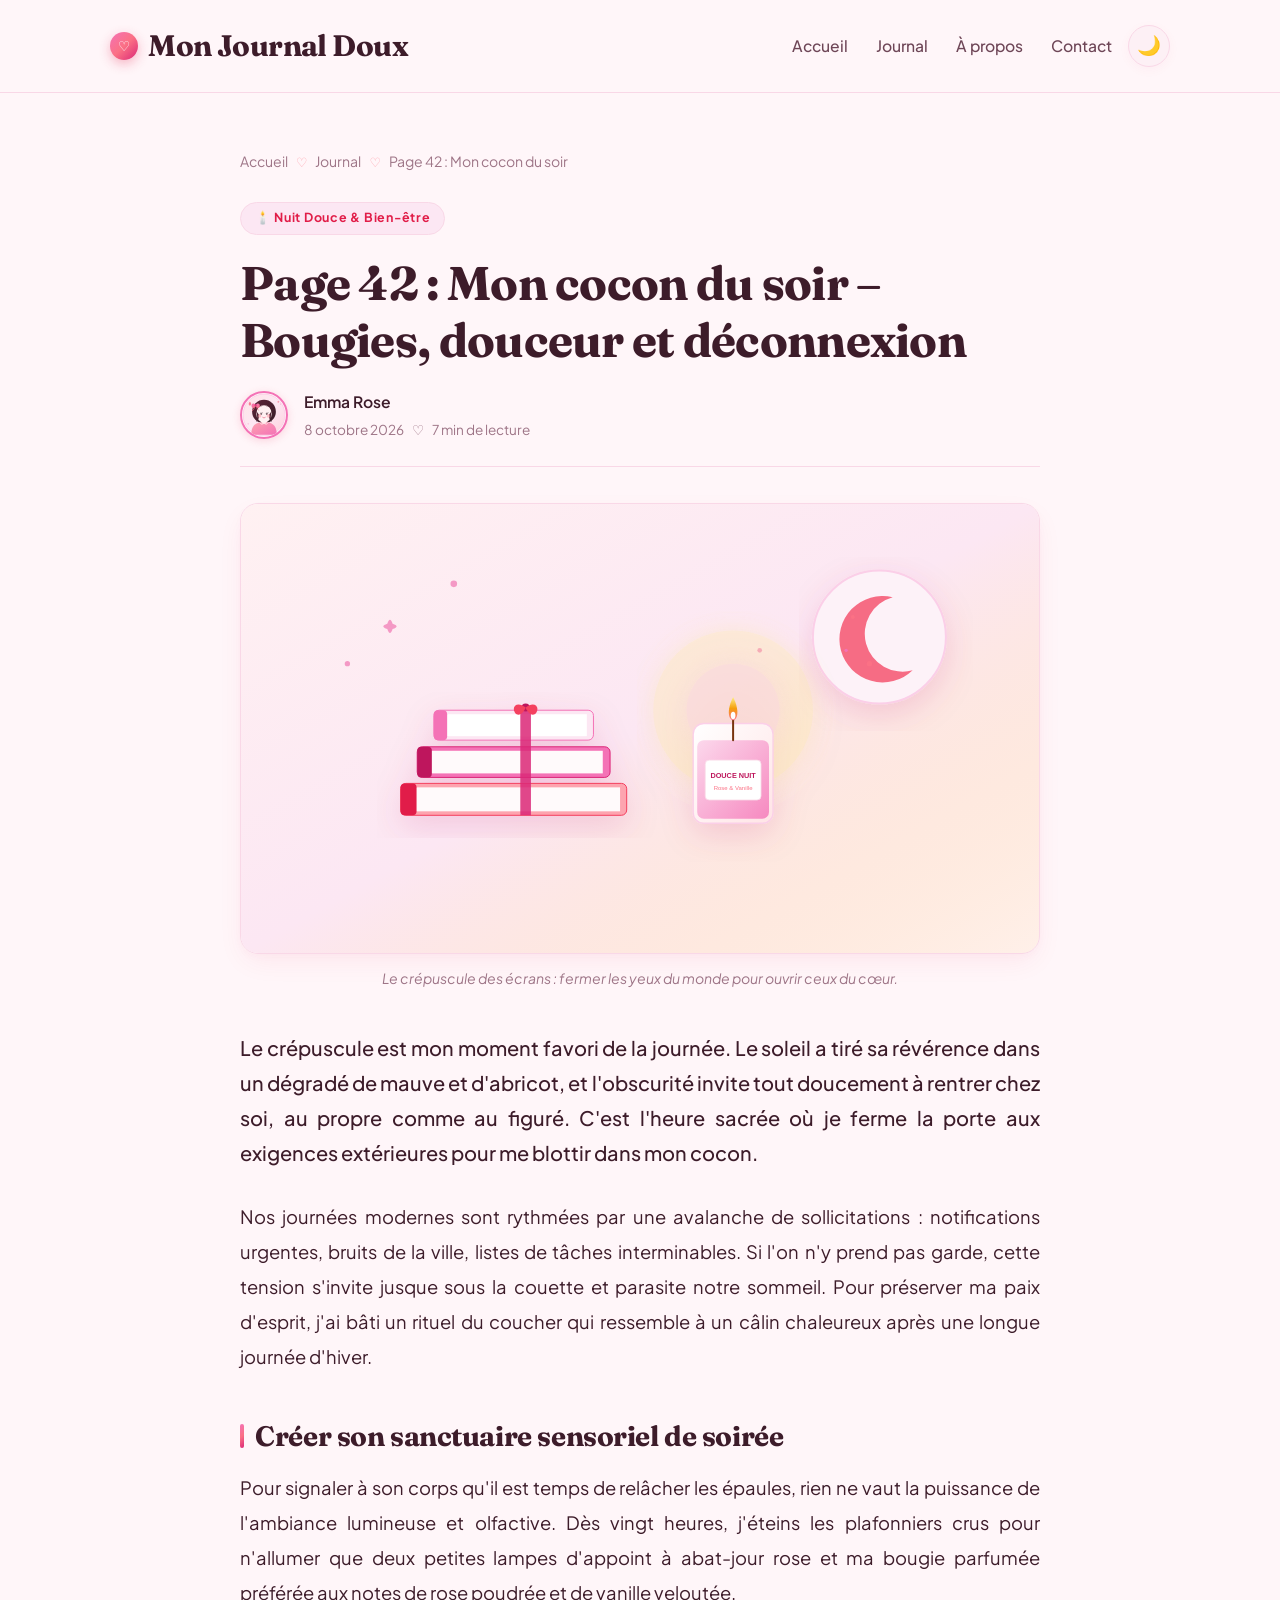
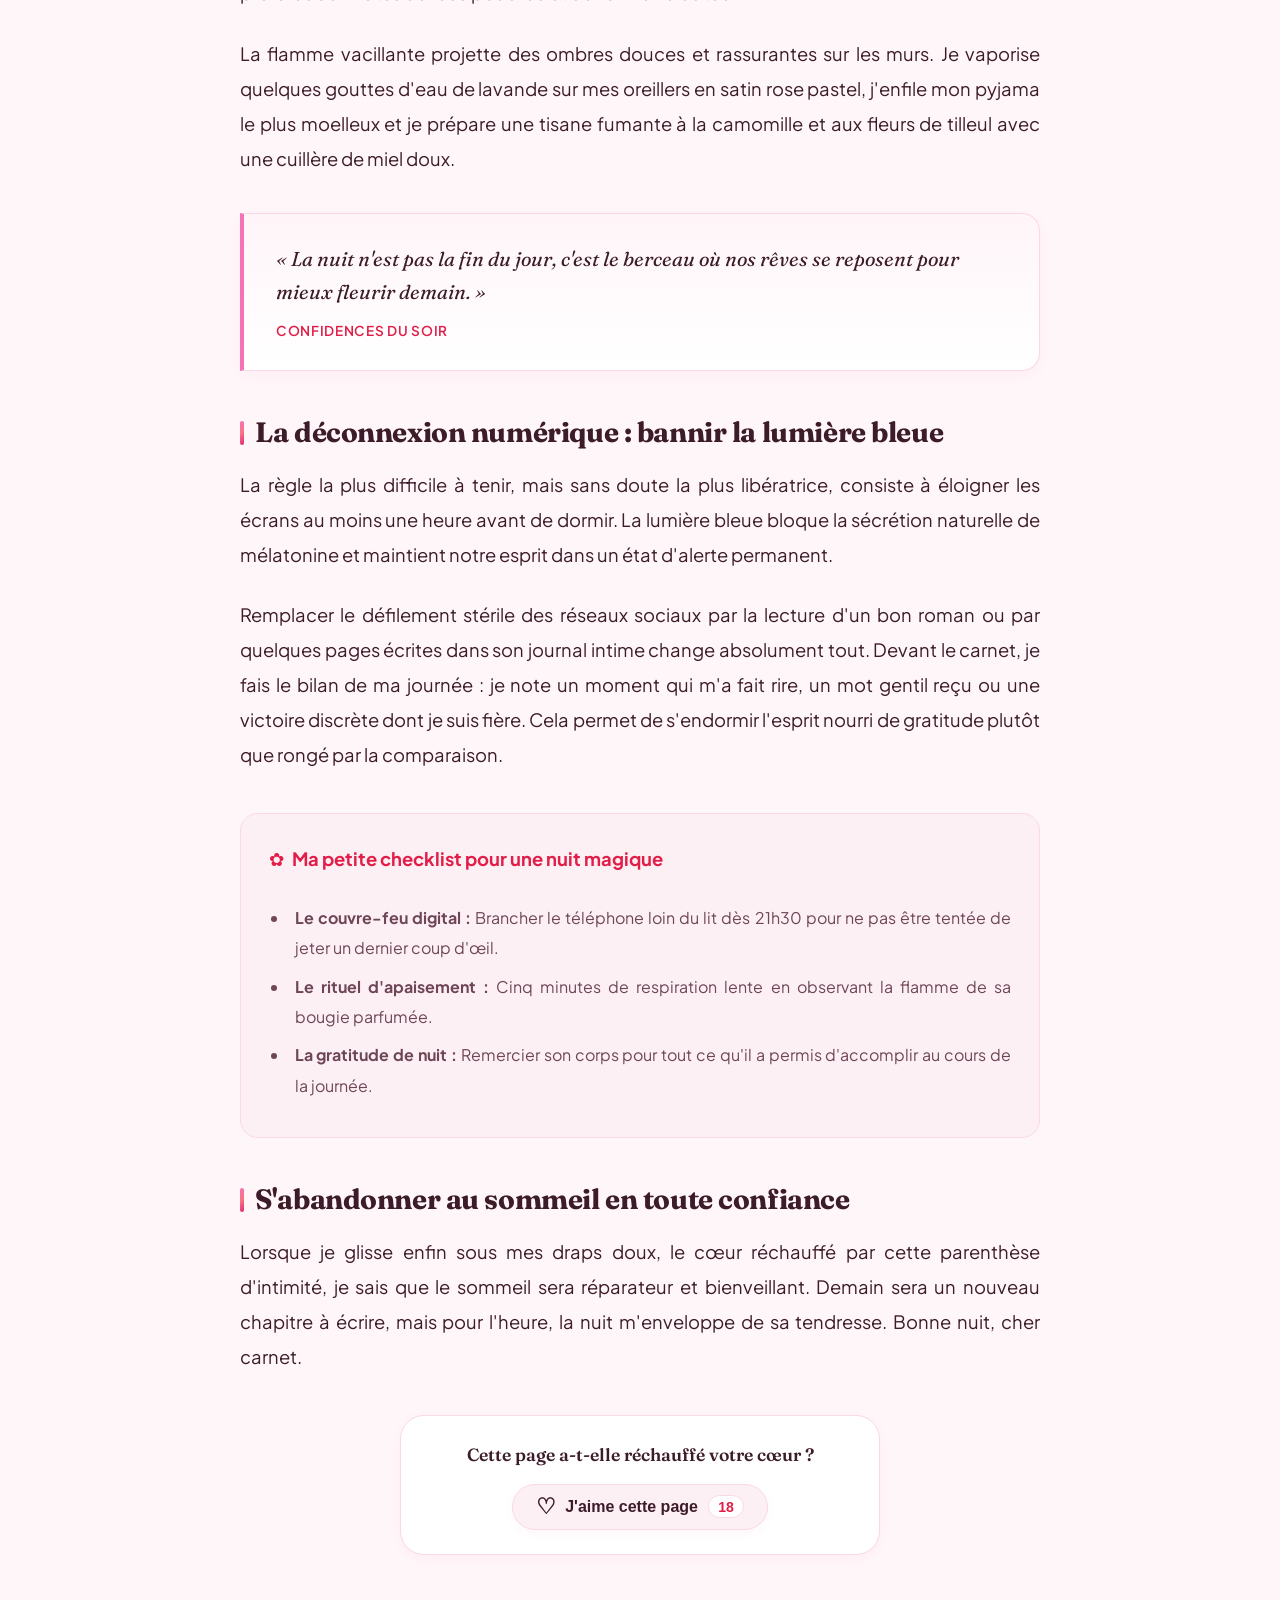
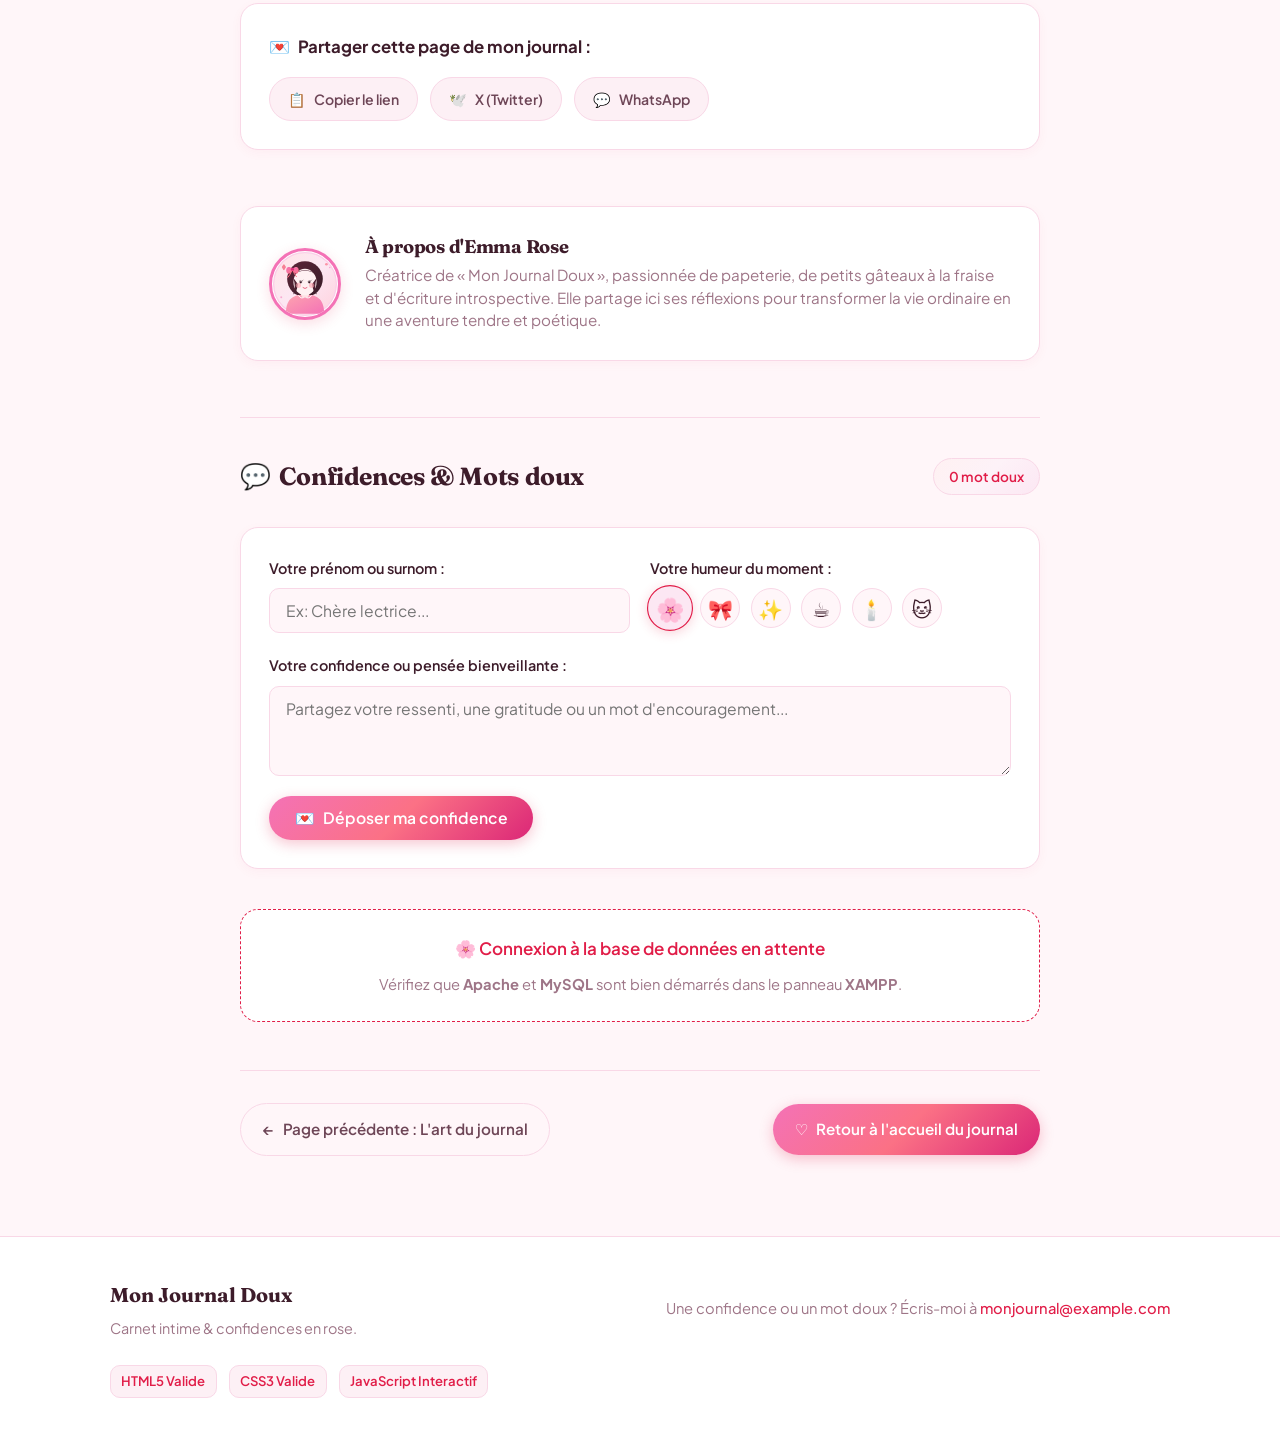
<file: pages/article-3.html>
<!DOCTYPE html>
<html lang="fr">

<head>
  <meta charset="UTF-8">
  <meta name="viewport" content="width=device-width, initial-scale=1.0">
  <meta name="description" content="Page 42 de Mon Journal Doux : créer un cocon de douceur en soirée, allumer une bougie parfumée à la rose et déconnecter des écrans pour une nuit paisible.">
  <title>Page 42 : Mon cocon du soir – Bougies, douceur et déconnexion – Mon Journal Doux</title>

  <!-- Script le mode sombre -->
  <script>
    (function () {
      try {
        var saved = localStorage.getItem('mon-journal-theme');
        if (saved === 'dark' || (!saved && window.matchMedia('(prefers-color-scheme: dark)').matches)) {
          document.documentElement.setAttribute('data-theme', 'dark');
        }
      } catch (e) {}
    })();
  </script>

  <!-- Google Fonts  -->
  <link rel="preconnect" href="https://fonts.googleapis.com">
  <link rel="preconnect" href="https://fonts.gstatic.com" crossorigin>
  <link href="https://fonts.googleapis.com/css2?family=Fraunces:ital,opsz,wght@0,9..144,600;0,9..144,700;1,9..144,400&amp;family=Plus+Jakarta+Sans:wght@400;500;600;700&amp;display=swap" rel="stylesheet">

  <link rel="stylesheet" href="../style.css">
  <script src="../script.js" defer></script>
</head>

<body>
  <!-- En-tête -->
  <header class="site-header">
    <div class="header-container">
      <div class="brand">
        <span class="brand-heart" aria-hidden="true">♡</span>
        <p class="site-title"><a href="../index.html">Mon Journal Doux</a></p>
      </div>

      <div class="header-actions">
        <nav aria-label="Navigation principale">
          <ul>
            <li><a href="../index.html">Accueil</a></li>
            <li><a href="../index.html#articles">Journal</a></li>
            <li><a href="../index.html#manifesto">À propos</a></li>
            <li><a href="../index.html#contact">Contact</a></li>
          </ul>
        </nav>

        <!-- Bascule Mode Clair / Sombre -->
        <button id="theme-toggle" class="theme-toggle-btn" type="button" aria-label="Basculer entre le mode clair et le mode nuit" title="Basculer le thème">
          <span class="theme-icon" aria-hidden="true">🌙</span>
        </button>
      </div>
    </div>
  </header>

  <!-- Contenu de l'article -->
  <main>
    <article class="article-page">
      
      <!-- Fil d'Ariane -->
      <nav class="breadcrumbs" aria-label="Fil d'Ariane">
        <ol>
          <li><a href="../index.html">Accueil</a></li>
          <li><a href="../index.html#articles">Journal</a></li>
          <li aria-current="page">Page 42 : Mon cocon du soir</li>
        </ol>
      </nav>

      <!-- En-tête de l'article -->
      <header class="article-header">
        <span class="article-category">🕯️ Nuit Douce &amp; Bien-être</span>
        <h1>Page 42 : Mon cocon du soir – Bougies, douceur et déconnexion</h1>
        
        <div class="article-byline">
          <img src="../images/author.svg" alt="Portrait illustré d'Emma, auteure du journal" class="author-thumb" width="48" height="48">
          <div class="byline-info">
            <span class="author-name">Emma Rose</span>
            <div class="article-date-read">
              <time datetime="2026-10-08">8 octobre 2026</time>
              <span aria-hidden="true">♡</span>
              <span>7 min de lecture</span>
            </div>
          </div>
        </div>
      </header>

      <!-- Image mise en avant -->
      <figure class="article-figure">
        <img src="../images/responsive.svg" alt="Illustration chaleureuse d'une bougie rose allumée, pile de carnets pastel et lune bienveillante" width="1200" height="675">
        <figcaption>Le crépuscule des écrans : fermer les yeux du monde pour ouvrir ceux du cœur.</figcaption>
      </figure>

      <!-- Corps du texte -->
      <div class="article-text">
        <p class="lead">
          Le crépuscule est mon moment favori de la journée. Le soleil a tiré sa révérence dans un dégradé de mauve et d'abricot, et l'obscurité invite tout doucement à rentrer chez soi, au propre comme au figuré. C'est l'heure sacrée où je ferme la porte aux exigences extérieures pour me blottir dans mon cocon.
        </p>

        <p>
          Nos journées modernes sont rythmées par une avalanche de sollicitations : notifications urgentes, bruits de la ville, listes de tâches interminables. Si l'on n'y prend pas garde, cette tension s'invite jusque sous la couette et parasite notre sommeil. Pour préserver ma paix d'esprit, j'ai bâti un rituel du coucher qui ressemble à un câlin chaleureux après une longue journée d'hiver.
        </p>

        <h2>Créer son sanctuaire sensoriel de soirée</h2>
        <p>
          Pour signaler à son corps qu'il est temps de relâcher les épaules, rien ne vaut la puissance de l'ambiance lumineuse et olfactive. Dès vingt heures, j'éteins les plafonniers crus pour n'allumer que deux petites lampes d'appoint à abat-jour rose et ma bougie parfumée préférée aux notes de rose poudrée et de vanille veloutée.
        </p>
        <p>
          La flamme vacillante projette des ombres douces et rassurantes sur les murs. Je vaporise quelques gouttes d'eau de lavande sur mes oreillers en satin rose pastel, j'enfile mon pyjama le plus moelleux et je prépare une tisane fumante à la camomille et aux fleurs de tilleul avec une cuillère de miel doux.
        </p>

        <blockquote>
          <p>« La nuit n'est pas la fin du jour, c'est le berceau où nos rêves se reposent pour mieux fleurir demain. »</p>
          <cite>Confidences du soir</cite>
        </blockquote>

        <h2>La déconnexion numérique : bannir la lumière bleue</h2>
        <p>
          La règle la plus difficile à tenir, mais sans doute la plus libératrice, consiste à éloigner les écrans au moins une heure avant de dormir. La lumière bleue bloque la sécrétion naturelle de mélatonine et maintient notre esprit dans un état d'alerte permanent.
        </p>
        <p>
          Remplacer le défilement stérile des réseaux sociaux par la lecture d'un bon roman ou par quelques pages écrites dans son journal intime change absolument tout. Devant le carnet, je fais le bilan de ma journée : je note un moment qui m'a fait rire, un mot gentil reçu ou une victoire discrète dont je suis fière. Cela permet de s'endormir l'esprit nourri de gratitude plutôt que rongé par la comparaison.
        </p>

        
        <div class="callout-box">
          <p class="callout-title">
            <span aria-hidden="true">✿</span> Ma petite checklist pour une nuit magique
          </p>
          <ul>
            <li><strong>Le couvre-feu digital :</strong> Brancher le téléphone loin du lit dès 21h30 pour ne pas être tentée de jeter un dernier coup d'œil.</li>
            <li><strong>Le rituel d'apaisement :</strong> Cinq minutes de respiration lente en observant la flamme de sa bougie parfumée.</li>
            <li><strong>La gratitude de nuit :</strong> Remercier son corps pour tout ce qu'il a permis d'accomplir au cours de la journée.</li>
          </ul>
        </div>

        <h2>S'abandonner au sommeil en toute confiance</h2>
        <p>
          Lorsque je glisse enfin sous mes draps doux, le cœur réchauffé par cette parenthèse d'intimité, je sais que le sommeil sera réparateur et bienveillant. Demain sera un nouveau chapitre à écrire, mais pour l'heure, la nuit m'enveloppe de sa tendresse. Bonne nuit, cher carnet.
        </p>
      </div>

      <!-- Mention J'aime globale de l'article (MySQL & PHP) -->
      <section class="article-like-section" aria-label="Aimer cette page du journal">
        <div class="article-like-card">
          <p class="article-like-prompt">Cette page a-t-elle réchauffé votre cœur ?</p>
          <button id="article-global-like-btn" class="article-global-like-btn" type="button" aria-pressed="false" data-slug="article-3" title="Aimer cette page de mon journal">
            <span class="like-heart" aria-hidden="true">♡</span>
            <span class="like-label">J'aime cette page</span>
            <span id="article-likes-count" class="like-count">18</span>
          </button>
        </div>
      </section>

      <!-- Partage sur les réseaux sociaux -->
      <section class="share-section" aria-label="Partager cette page">
        <p class="share-title"><span aria-hidden="true">💌</span> Partager cette page de mon journal :</p>
        <div class="share-buttons">
          <button type="button" class="share-btn share-copy" title="Copier le lien de la page">
            <span aria-hidden="true">📋</span> Copier le lien
          </button>
          <a href="#" class="share-btn share-twitter" target="_blank" rel="noopener noreferrer" title="Partager sur X / Twitter">
            <span aria-hidden="true">🕊️</span> X (Twitter)
          </a>
          <a href="#" class="share-btn share-whatsapp" target="_blank" rel="noopener noreferrer" title="Partager sur WhatsApp">
            <span aria-hidden="true">💬</span> WhatsApp
          </a>
          <button type="button" class="share-btn share-native" title="Partager via votre appareil">
            <span aria-hidden="true">✨</span> Partager
          </button>
        </div>
      </section>

      <!-- Carte auteur -->
      <div class="author-card">
        <img src="../images/author.svg" alt="Emma Rose" class="author-card-avatar" width="72" height="72">
        <div class="author-card-info">
          <h3>À propos d'Emma Rose</h3>
          <p>Créatrice de « Mon Journal Doux », passionnée de papeterie, de petits gâteaux à la fraise et d'écriture introspective. Elle partage ici ses réflexions pour transformer la vie ordinaire en une aventure tendre et poétique.</p>
        </div>
      </div>

      <!-- Section Commentaires  -->
      <section id="comments-section" class="comments-section" aria-label="Confidences et commentaires">
        <div class="comments-header">
          <h2><span aria-hidden="true">💬</span> Confidences &amp; Mots doux</h2>
          <span id="comments-count-badge" class="comments-count-badge">Chargement...</span>
        </div>

        <!-- Formulaire de dépôt de commentaire -->
        <form id="comment-form" class="comment-form">
          <div class="form-row">
            <div class="form-group">
              <label for="comment-author">Votre prénom ou surnom :</label>
              <input type="text" id="comment-author" class="form-input" placeholder="Ex: Chère lectrice..." required maxlength="40">
            </div>

            <div class="form-group">
              <label>Votre humeur du moment :</label>
              <div class="avatar-selector" role="radiogroup" aria-label="Choisir un avatar ou une humeur">
                <label class="avatar-label" title="Fleur douce">
                  <input type="radio" name="comment-avatar" value="🌸" checked>
                  <span class="avatar-emoji">🌸</span>
                </label>
                <label class="avatar-label" title="Petit nœud girly">
                  <input type="radio" name="comment-avatar" value="🎀">
                  <span class="avatar-emoji">🎀</span>
                </label>
                <label class="avatar-label" title="Étoile scintillante">
                  <input type="radio" name="comment-avatar" value="✨">
                  <span class="avatar-emoji">✨</span>
                </label>
                <label class="avatar-label" title="Café / Thé chaud">
                  <input type="radio" name="comment-avatar" value="☕">
                  <span class="avatar-emoji">☕</span>
                </label>
                <label class="avatar-label" title="Bougie parfumée">
                  <input type="radio" name="comment-avatar" value="🕯️">
                  <span class="avatar-emoji">🕯️</span>
                </label>
                <label class="avatar-label" title="Petit chat">
                  <input type="radio" name="comment-avatar" value="🐱">
                  <span class="avatar-emoji">🐱</span>
                </label>
              </div>
            </div>
          </div>

          <div class="form-group">
            <label for="comment-message">Votre confidence ou pensée bienveillante :</label>
            <textarea id="comment-message" class="form-textarea" placeholder="Partagez votre ressenti, une gratitude ou un mot d'encouragement..." rows="3" required maxlength="500"></textarea>
          </div>

          <button type="submit" class="comment-submit-btn">
            <span aria-hidden="true">💌</span> Déposer ma confidence
          </button>
        </form>

        <!-- Liste des commentaires -->
        <div id="comments-list" class="comments-list" role="feed" aria-label="Liste des confidences">
          <!-- Injecté dynamiquement par JavaScript -->
        </div>
      </section>

      <!-- Navigation entre articles -->
      <nav class="article-nav" aria-label="Navigation entre articles">
        <a href="article-2.html" class="nav-button nav-button-outline">
          <span aria-hidden="true">←</span>
          <span>Page précédente : L'art du journal</span>
        </a>
        <a href="../index.html" class="nav-button nav-button-primary">
          <span aria-hidden="true">♡</span>
          <span>Retour à l'accueil du journal</span>
        </a>
      </nav>

    </article>
  </main>

  <!-- Pied de page -->
  <footer class="site-footer">
    <div class="footer-container">
      <div class="footer-brand">
        <p class="footer-title">Mon Journal Doux</p>
        <p class="footer-desc">Carnet intime &amp; confidences en rose.</p>
      </div>
      <div class="footer-contact">
        <p>Une confidence ou un mot doux ? Écris-moi à <a href="mailto:monjournal@example.com">monjournal@example.com</a></p>
      </div>
      <div class="footer-badges">
        <span class="w3c-badge">HTML5 Valide</span>
        <span class="w3c-badge">CSS3 Valide</span>
        <span class="w3c-badge">JavaScript Interactif</span>
      </div>
    </div>
  </footer>
</body>

</html>
</file>
<file: style.css>
:root {
  /* Nuances de rose féeriques et chaleureuses */
  --bg-primary: #fff6f9;        
  --bg-surface: #ffffff;         
  --bg-subtle: #fdf0f5;          
  --bg-hover: #fff1f5;
  --bg-header: rgba(255, 246, 249, 0.94);
  
  --ink-primary: #3d1c2a;       
  --ink-secondary: #6e4657;     
  --ink-muted: #9e7587;          
  --accent-pink: #ec4899;       
  --accent-rose: #e11d48;       
  --accent-soft-pink: #f472b6;   
  --accent-blush: #fce7f3;       
  --accent-candy: #fda4af;      
  --accent-berry: #be185d;       

  --border-light: #f9d8e7;      
  --border-focus: #f472b6;      

  --gradient-accent: linear-gradient(135deg, #f472b6 0%, #fb7185 50%, #db2777 100%);
  --gradient-badge: linear-gradient(135deg, #fff1f2 0%, #fdf2f8 50%, #fce7f3 100%);
  --gradient-quote: linear-gradient(180deg, #fff5f8 0%, #ffffff 100%);

  /* Typographie (Google Fonts) */
  --font-title: "Fraunces", Georgia, "Times New Roman", serif;
  --font-body: "Plus Jakarta Sans", system-ui, -apple-system, "Segoe UI", Roboto, sans-serif;

  --radius-sm: 10px;
  --radius-md: 18px;
  --radius-lg: 24px;
  --radius-full: 9999px;

  /* Ombres rosées réconfortantes */
  --shadow-sm: 0 3px 12px rgba(225, 29, 72, 0.04);
  --shadow-card: 0 10px 28px -4px rgba(225, 29, 72, 0.07), 0 3px 10px -2px rgba(236, 72, 153, 0.04);
  --shadow-hover: 0 18px 38px -6px rgba(225, 29, 72, 0.14), 0 6px 16px -2px rgba(236, 72, 153, 0.08);

  /* Transitions */
  --transition-fast: 0.2s ease;
  --transition-smooth: 0.3s cubic-bezier(0.16, 1, 0.3, 1);
}

/* ===== Mode Sombre (Dark Mode) Girly & Chic ===== */
[data-theme="dark"] {
  --bg-primary: #190c17;         /* Fond prune noir velouté */
  --bg-surface: #241121;         /* Surface carte violette sombre */
  --bg-subtle: #2f162c;          /* Fond secondaire doux */
  --bg-hover: #3a1c36;
  --bg-header: rgba(25, 12, 23, 0.96); /* Navbar sombre */
  
  --ink-primary: #fdf2f8;        /* Texte principal blanc rosé lumineux */
  --ink-secondary: #f0d5e5;      /* Texte secondaire rose poudré lisible */
  --ink-muted: #bfa0b5;          /* Métadonnées douces */

  --accent-pink: #f472b6;        /* Rose néon vibrant */
  --accent-rose: #fb7185;        /* Rose framboise lumineux */
  --accent-soft-pink: #f472b6;
  --accent-blush: #381934;       /* Fond de badge sombre */
  --accent-candy: #f9a8d4;
  --accent-berry: #fda4af;

  --border-light: #441f3f;       /* Bordure sombre délicate */
  --border-focus: #f472b6;

  --gradient-accent: linear-gradient(135deg, #f472b6 0%, #fb7185 50%, #e11d48 100%);
  --gradient-badge: linear-gradient(135deg, #281225 0%, #351731 100%);
  --gradient-quote: linear-gradient(180deg, #2d142a 0%, #241121 100%);

  --shadow-sm: 0 3px 12px rgba(0, 0, 0, 0.4);
  --shadow-card: 0 10px 28px -4px rgba(0, 0, 0, 0.55), 0 3px 10px -2px rgba(244, 114, 182, 0.08);
  --shadow-hover: 0 18px 38px -6px rgba(0, 0, 0, 0.7), 0 6px 18px -2px rgba(244, 114, 182, 0.22);
}

/* ===== Réinitialisation moderne ===== */
*,
*::before,
*::after {
  box-sizing: border-box;
  margin: 0;
  padding: 0;
}

html {
  scroll-behavior: smooth;
  -webkit-text-size-adjust: 100%;
}

body {
  background-color: var(--bg-primary);
  color: var(--ink-secondary);
  font-family: var(--font-body);
  font-size: 1.0625rem;
  line-height: 1.75;
  font-weight: 400;
  min-height: 100vh;
  display: flex;
  flex-direction: column;
}

img {
  max-width: 100%;
  height: auto;
  display: block;
}

a {
  color: var(--accent-rose);
  text-decoration: none;
  transition: color var(--transition-fast), border-color var(--transition-fast);
}

a:hover {
  color: var(--accent-berry);
}

a:focus-visible,
button:focus-visible {
  outline: 3px solid var(--border-focus);
  outline-offset: 3px;
  border-radius: 6px;
}

h1,
h2,
h3,
h4 {
  color: var(--ink-primary);
  font-family: var(--font-title);
  font-weight: 700;
  line-height: 1.25;
  letter-spacing: -0.015em;
}

/* ===== En-tête du site (Girly & Coquet) ===== */
.site-header {
  background: var(--bg-header);
  backdrop-filter: blur(10px);
  -webkit-backdrop-filter: blur(10px);
  border-bottom: 1px solid var(--border-light);
  position: sticky;
  top: 0;
  z-index: 100;
  transition: background-color var(--transition-fast), border-color var(--transition-fast), box-shadow var(--transition-fast);
}

/* Visibilité renforcée de la navbar en mode sombre */
[data-theme="dark"] .site-header {
  background: var(--bg-header);
  border-bottom: 1px solid var(--border-light);
  box-shadow: 0 4px 20px rgba(0, 0, 0, 0.45);
}

[data-theme="dark"] .site-title a {
  color: #fdf2f8 !important;
  text-shadow: 0 0 16px rgba(244, 114, 182, 0.35);
}

[data-theme="dark"] .site-header nav a {
  color: #f0d5e5 !important;
  font-weight: 500;
}

[data-theme="dark"] .site-header nav a:hover,
[data-theme="dark"] .site-header nav a.active {
  color: #f472b6 !important;
  font-weight: 700;
  text-shadow: 0 0 10px rgba(244, 114, 182, 0.5);
}

[data-theme="dark"] .brand-heart {
  box-shadow: 0 0 16px rgba(244, 114, 182, 0.6);
}

.header-container {
  max-width: 1140px;
  margin: 0 auto;
  padding: 1.25rem 1.25rem;
  display: flex;
  flex-wrap: wrap;
  align-items: center;
  justify-content: space-between;
  gap: 1rem;
}

.brand {
  display: flex;
  align-items: center;
  gap: 0.65rem;
  text-decoration: none;
}

.brand-heart {
  display: inline-flex;
  align-items: center;
  justify-content: center;
  width: 28px;
  height: 28px;
  border-radius: var(--radius-full);
  background: var(--gradient-accent);
  color: #ffffff;
  font-size: 0.85rem;
  box-shadow: 0 4px 12px rgba(225, 29, 72, 0.3);
}

.site-title {
  font-family: var(--font-title);
  font-size: 1.65rem;
  font-weight: 700;
  color: var(--ink-primary);
  letter-spacing: -0.02em;
}

.site-title a {
  color: var(--ink-primary);
  text-decoration: none;
}

.site-header nav ul {
  list-style: none;
  display: flex;
  align-items: center;
  gap: 1.75rem;
}

.site-header nav a {
  color: var(--ink-secondary);
  font-size: 0.98rem;
  font-weight: 500;
  padding: 0.35rem 0;
  position: relative;
  transition: color var(--transition-fast);
}

.site-header nav a::after {
  content: "";
  position: absolute;
  bottom: 0;
  left: 0;
  width: 0;
  height: 2px;
  background: var(--gradient-accent);
  border-radius: 2px;
  transition: width var(--transition-smooth);
}

.site-header nav a:hover {
  color: var(--accent-rose);
}

.site-header nav a:hover::after,
.site-header nav a.active::after {
  width: 100%;
}

.site-header nav a.active {
  color: var(--accent-rose);
  font-weight: 600;
}

/* ===== Conteneur principal ===== */
main {
  flex: 1;
  max-width: 1140px;
  width: 100%;
  margin: 0 auto;
  padding: 2.5rem 1.25rem 4rem;
}

/* ===== Section Hero / Intro (Journal intime) ===== */
.intro {
  max-width: 48rem;
  margin: 0 auto 3.5rem 0;
}

.intro-tag {
  display: inline-flex;
  align-items: center;
  gap: 0.45rem;
  background: var(--gradient-badge);
  border: 1px solid var(--border-light);
  color: var(--accent-rose);
  font-size: 0.82rem;
  font-weight: 600;
  letter-spacing: 0.06em;
  padding: 0.35rem 0.95rem;
  border-radius: var(--radius-full);
  margin-bottom: 1.25rem;
}

.intro h1 {
  font-size: clamp(2.2rem, 4.6vw, 3.4rem);
  color: var(--ink-primary);
  margin-bottom: 1.1rem;
  line-height: 1.18;
}

.intro p {
  color: var(--ink-secondary);
  font-size: clamp(1.05rem, 2vw, 1.25rem);
  line-height: 1.65;
  max-width: 42rem;
}

/* ===== Section Liste d'articles (Grille responsive) ===== */
.section-header {
  display: flex;
  align-items: baseline;
  justify-content: space-between;
  border-bottom: 1px solid var(--border-light);
  padding-bottom: 0.85rem;
  margin-bottom: 2.25rem;
}

.section-header h2 {
  font-size: 1.45rem;
  color: var(--ink-primary);
}

.section-count {
  font-size: 0.9rem;
  color: var(--ink-muted);
  font-weight: 500;
}

/* Grille mobile (1 colonne par défaut) */
.articles-grid {
  display: grid;
  grid-template-columns: 1fr;
  gap: 2.25rem;
}

/* Carte de journal intime */
.card {
  background: var(--bg-surface);
  border: 1px solid var(--border-light);
  border-radius: var(--radius-md);
  overflow: hidden;
  box-shadow: var(--shadow-card);
  display: flex;
  flex-direction: column;
  transition: transform var(--transition-smooth), box-shadow var(--transition-smooth), border-color var(--transition-smooth);
}

.card:hover {
  transform: translateY(-5px);
  box-shadow: var(--shadow-hover);
  border-color: #f472b6;
}

.card-media {
  position: relative;
  overflow: hidden;
  background: var(--bg-subtle);
}

.card-media img {
  width: 100%;
  aspect-ratio: 16 / 9;
  object-fit: cover;
  transition: transform 0.5s ease;
}

.card:hover .card-media img {
  transform: scale(1.03);
}

.card-badge {
  position: absolute;
  top: 1rem;
  left: 1rem;
  background: rgba(255, 255, 255, 0.94);
  backdrop-filter: blur(6px);
  -webkit-backdrop-filter: blur(6px);
  color: var(--accent-rose);
  border: 1px solid var(--border-light);
  font-size: 0.75rem;
  font-weight: 700;
  letter-spacing: 0.05em;
  padding: 0.28rem 0.75rem;
  border-radius: var(--radius-full);
  box-shadow: 0 2px 8px rgba(225, 29, 72, 0.08);
}

.card-body {
  padding: 1.6rem;
  display: flex;
  flex-direction: column;
  flex: 1;
}

.card-meta {
  display: flex;
  align-items: center;
  gap: 0.75rem;
  font-size: 0.85rem;
  color: var(--ink-muted);
  margin-bottom: 0.85rem;
}

.meta-separator {
  color: var(--accent-candy);
}

.card-title {
  font-size: 1.35rem;
  margin-bottom: 0.75rem;
  line-height: 1.3;
}

.card-title a {
  color: var(--ink-primary);
  text-decoration: none;
}

.card-title a:hover {
  color: var(--accent-rose);
}

.card-excerpt {
  color: var(--ink-secondary);
  font-size: 0.98rem;
  line-height: 1.65;
  margin-bottom: 1.5rem;
}

.card-footer {
  margin-top: auto;
  padding-top: 1rem;
  border-top: 1px dashed var(--border-light);
  display: flex;
  align-items: center;
  justify-content: space-between;
}

.read-more {
  display: inline-flex;
  align-items: center;
  gap: 0.45rem;
  font-weight: 600;
  font-size: 0.95rem;
  color: var(--accent-rose);
  text-decoration: none;
}

.read-more-arrow {
  display: inline-block;
  transition: transform var(--transition-smooth);
}

.card:hover .read-more-arrow {
  transform: translateX(5px);
}

.read-more:hover {
  color: var(--accent-berry);
}

/* ===== Encart "Philosophie du journal intime" ===== */
.blog-manifesto {
  margin-top: 4.5rem;
  padding: 2.5rem;
  background: var(--gradient-badge);
  border: 1px solid var(--border-light);
  border-radius: var(--radius-lg);
  box-shadow: var(--shadow-sm);
  position: relative;
  overflow: hidden;
}

.blog-manifesto::before {
  content: "♡";
  position: absolute;
  top: -15px;
  right: 15px;
  font-size: 7rem;
  color: var(--accent-pink);
  opacity: 0.08;
  pointer-events: none;
}

.manifesto-content {
  max-width: 44rem;
}

.manifesto-title {
  font-size: 1.5rem;
  color: var(--ink-primary);
  margin-bottom: 0.75rem;
  display: flex;
  align-items: center;
  gap: 0.5rem;
}

.manifesto-text {
  font-size: 1.05rem;
  color: var(--ink-secondary);
  line-height: 1.7;
}

/* ==========================================================================
   Page d'Article / Entrée de Journal (Contrainte : TEXTE JUSTIFIÉ, IMAGES)
   ========================================================================== */

.article-page {
  max-width: 780px;
  margin: 0 auto;
}

/* Fil d'ariane */
.breadcrumbs {
  margin-bottom: 1.75rem;
}

.breadcrumbs ol {
  list-style: none;
  display: flex;
  flex-wrap: wrap;
  align-items: center;
  gap: 0.5rem;
  font-size: 0.88rem;
  color: var(--ink-muted);
}

.breadcrumbs a {
  color: var(--ink-muted);
}

.breadcrumbs a:hover {
  color: var(--accent-rose);
}

.breadcrumbs li + li::before {
  content: "♡";
  margin-right: 0.5rem;
  color: var(--accent-candy);
  font-size: 0.8rem;
}

/* En-tête de l'entrée de journal */
.article-header {
  margin-bottom: 2.25rem;
}

.article-category {
  display: inline-block;
  background: var(--accent-blush);
  color: var(--accent-rose);
  border: 1px solid var(--border-light);
  font-size: 0.78rem;
  font-weight: 700;
  letter-spacing: 0.06em;
  padding: 0.3rem 0.85rem;
  border-radius: var(--radius-full);
  margin-bottom: 1.25rem;
}

.article-header h1 {
  font-size: clamp(2.1rem, 4.2vw, 2.95rem);
  color: var(--ink-primary);
  line-height: 1.2;
  margin-bottom: 1.25rem;
}

.article-byline {
  display: flex;
  align-items: center;
  gap: 1rem;
  padding-bottom: 1.5rem;
  border-bottom: 1px solid var(--border-light);
}

.author-thumb {
  width: 48px;
  height: 48px;
  border-radius: var(--radius-full);
  border: 2px solid var(--accent-soft-pink);
  flex-shrink: 0;
  box-shadow: 0 2px 8px rgba(225, 29, 72, 0.15);
}

.byline-info {
  display: flex;
  flex-direction: column;
  gap: 0.15rem;
}

.author-name {
  font-weight: 600;
  font-size: 0.98rem;
  color: var(--ink-primary);
}

.article-date-read {
  font-size: 0.85rem;
  color: var(--ink-muted);
  display: flex;
  flex-wrap: wrap;
  gap: 0.5rem;
}

/* Image principale de l'article */
.article-figure {
  margin: 0 0 2.5rem;
}

.article-figure img {
  width: 100%;
  border-radius: var(--radius-md);
  box-shadow: var(--shadow-card);
  border: 1px solid var(--border-light);
}

.article-figure figcaption {
  font-size: 0.88rem;
  color: var(--ink-muted);
  font-style: italic;
  margin-top: 0.75rem;
  text-align: center;
}

/* ==========================================================================
   Corps du texte (Contrainte : TEXTE JUSTIFIÉ, HYPHÉNES)
   ========================================================================== */
.article-text {
  text-align: justify;
  text-justify: inter-word;
  hyphens: auto;
  -webkit-hyphens: auto;
  font-size: 1.125rem;
  line-height: 1.85;
  color: var(--ink-primary);
}

.article-text p {
  margin-bottom: 1.6rem;
}

.article-text .lead {
  font-size: 1.25rem;
  line-height: 1.75;
  color: var(--ink-primary);
  font-weight: 500;
  margin-bottom: 1.85rem;
}

.article-text h2 {
  font-size: 1.75rem;
  color: var(--ink-primary);
  margin-top: 2.75rem;
  margin-bottom: 1.1rem;
  text-align: left;
  position: relative;
  padding-left: 0.95rem;
}

.article-text h2::before {
  content: "";
  position: absolute;
  left: 0;
  top: 0.2em;
  bottom: 0.2em;
  width: 4px;
  background: var(--gradient-accent);
  border-radius: 4px;
}

.article-text h3 {
  font-size: 1.35rem;
  color: var(--accent-rose);
  margin-top: 2rem;
  margin-bottom: 0.85rem;
  text-align: left;
}

/* Citation stylisée (Confidences du carnet) */
.article-text blockquote {
  margin: 2.25rem 0;
  padding: 1.75rem 2rem;
  background: var(--gradient-quote);
  border-left: 4px solid var(--accent-soft-pink);
  border-right: 1px solid var(--border-light);
  border-top: 1px solid var(--border-light);
  border-bottom: 1px solid var(--border-light);
  border-radius: 0 var(--radius-md) var(--radius-md) 0;
  color: var(--ink-primary);
  font-family: var(--font-title);
  font-style: italic;
  font-size: 1.25rem;
  line-height: 1.65;
  position: relative;
  box-shadow: 0 4px 14px rgba(225, 29, 72, 0.04);
}

.article-text blockquote p {
  margin: 0;
  text-align: left;
}

.article-text blockquote cite {
  display: block;
  font-family: var(--font-body);
  font-style: normal;
  font-size: 0.85rem;
  font-weight: 600;
  color: var(--accent-rose);
  margin-top: 0.75rem;
  letter-spacing: 0.05em;
  text-transform: uppercase;
}

/* Listes dans le texte */
.article-text ul,
.article-text ol {
  margin: 1.25rem 0 1.75rem 1.75rem;
}

.article-text li {
  margin-bottom: 0.65rem;
  padding-left: 0.35rem;
}

/* Encart rituel / Le conseil de mon carnet */
.callout-box {
  background: var(--bg-subtle);
  border: 1px solid var(--border-light);
  border-radius: var(--radius-md);
  padding: 1.75rem;
  margin: 2.5rem 0;
  position: relative;
}

.callout-title {
  font-size: 1.15rem;
  color: var(--accent-rose);
  font-weight: 700;
  margin-bottom: 0.85rem;
  display: flex;
  align-items: center;
  gap: 0.5rem;
}

.callout-box ul {
  margin: 0 0 0 1.25rem;
}

.callout-box li {
  font-size: 1rem;
  margin-bottom: 0.5rem;
  color: var(--ink-secondary);
}

/* Carte auteur de fin d'article */
.author-card {
  margin-top: 3.5rem;
  padding: 1.75rem;
  background: var(--bg-surface);
  border: 1px solid var(--border-light);
  border-radius: var(--radius-md);
  display: flex;
  align-items: center;
  gap: 1.5rem;
  box-shadow: var(--shadow-sm);
}

.author-card-avatar {
  width: 72px;
  height: 72px;
  border-radius: var(--radius-full);
  border: 3px solid var(--accent-soft-pink);
  flex-shrink: 0;
  box-shadow: 0 4px 14px rgba(225, 29, 72, 0.15);
}

.author-card-info h3 {
  font-size: 1.15rem;
  margin-bottom: 0.35rem;
}

.author-card-info p {
  font-size: 0.95rem;
  color: var(--ink-muted);
  line-height: 1.5;
  margin: 0;
}

/* Navigation entre articles */
.article-nav {
  margin-top: 3rem;
  padding-top: 2rem;
  border-top: 1px solid var(--border-light);
  display: flex;
  flex-wrap: wrap;
  justify-content: space-between;
  align-items: center;
  gap: 1rem;
}

.nav-button {
  display: inline-flex;
  align-items: center;
  gap: 0.5rem;
  padding: 0.75rem 1.35rem;
  border-radius: var(--radius-full);
  font-size: 0.95rem;
  font-weight: 600;
  transition: all var(--transition-fast);
}

.nav-button-primary {
  background: var(--gradient-accent);
  color: #ffffff;
  box-shadow: 0 4px 14px rgba(225, 29, 72, 0.25);
}

.nav-button-primary:hover {
  color: #ffffff;
  transform: translateY(-2px);
  box-shadow: 0 6px 20px rgba(225, 29, 72, 0.35);
}

.nav-button-outline {
  background: transparent;
  color: var(--ink-secondary);
  border: 1px solid var(--border-light);
}

.nav-button-outline:hover {
  background: var(--bg-subtle);
  color: var(--accent-rose);
  border-color: #f472b6;
}

/* ===== Pied de page ===== */
.site-footer {
  background: var(--bg-surface);
  border-top: 1px solid var(--border-light);
  margin-top: auto;
}

.footer-container {
  max-width: 1140px;
  margin: 0 auto;
  padding: 2.5rem 1.25rem;
  display: flex;
  flex-wrap: wrap;
  justify-content: space-between;
  align-items: center;
  gap: 1.5rem;
}

.footer-brand {
  display: flex;
  flex-direction: column;
  gap: 0.25rem;
}

.footer-title {
  font-family: var(--font-title);
  font-size: 1.25rem;
  font-weight: 700;
  color: var(--ink-primary);
}

.footer-desc {
  font-size: 0.9rem;
  color: var(--ink-muted);
}

.footer-contact {
  font-size: 0.92rem;
  color: var(--ink-muted);
}

.footer-contact a {
  color: var(--accent-rose);
  font-weight: 500;
}

.footer-contact a:hover {
  text-decoration: underline;
}

.footer-badges {
  font-size: 0.82rem;
  color: var(--ink-muted);
  display: flex;
  gap: 0.75rem;
}

.w3c-badge {
  display: inline-flex;
  align-items: center;
  gap: 0.35rem;
  padding: 0.25rem 0.65rem;
  border: 1px solid var(--border-light);
  border-radius: var(--radius-sm);
  background: var(--bg-subtle);
  color: var(--accent-rose);
  font-weight: 600;
}

/* Renforcement du contraste en mode sombre pour le footer et les repères */
[data-theme="dark"] .footer-title {
  color: #fdf2f8;
}

[data-theme="dark"] .footer-desc,
[data-theme="dark"] .footer-contact {
  color: #d1b4c7;
}

[data-theme="dark"] .footer-contact a {
  color: #f472b6;
}

[data-theme="dark"] .w3c-badge {
  background: var(--bg-subtle);
  border-color: var(--border-light);
  color: #f472b6;
}

[data-theme="dark"] .breadcrumbs a {
  color: #d1b4c7;
}

[data-theme="dark"] .breadcrumbs li[aria-current="page"] {
  color: #fdf2f8;
  font-weight: 600;
}

/* ==========================================================================
   NOUVEAUX COMPOSANTS INTERACTIFS (JS)
   ========================================================================== */

/* ===== Bouton de bascule de thème dans le header ===== */
.header-actions {
  display: flex;
  align-items: center;
  gap: 1rem;
}

.theme-toggle-btn {
  background: var(--bg-subtle);
  border: 1.5px solid var(--border-light);
  color: var(--ink-primary);
  width: 42px;
  height: 42px;
  border-radius: var(--radius-full);
  display: inline-flex;
  align-items: center;
  justify-content: center;
  font-size: 1.2rem;
  cursor: pointer;
  transition: all var(--transition-fast);
  box-shadow: var(--shadow-sm);
  padding: 0;
}

.theme-toggle-btn:hover {
  transform: scale(1.1) rotate(12deg);
  border-color: var(--accent-pink);
  box-shadow: 0 0 14px rgba(244, 114, 182, 0.4);
}

/* ===== Barre de progression de lecture (Scroll progress bar) ===== */
.reading-progress-bar {
  position: fixed;
  top: 0;
  left: 0;
  height: 4px;
  width: 0%;
  background: var(--gradient-accent);
  z-index: 9999;
  transition: width 0.1s ease-out;
  box-shadow: 0 0 10px rgba(236, 72, 153, 0.6);
}

/* ===== Recherche & Filtrage en temps réel ===== */
.search-filter-wrapper {
  margin-bottom: 2.5rem;
  display: flex;
  flex-direction: column;
  gap: 1.25rem;
  background: var(--bg-surface);
  border: 1px solid var(--border-light);
  border-radius: var(--radius-lg);
  padding: 1.5rem;
  box-shadow: var(--shadow-sm);
}

.search-box {
  position: relative;
  width: 100%;
}

.search-input {
  width: 100%;
  padding: 0.95rem 2.8rem 0.95rem 3.2rem;
  font-family: var(--font-body);
  font-size: 1rem;
  color: var(--ink-primary);
  background: var(--bg-primary);
  border: 1.5px solid var(--border-light);
  border-radius: var(--radius-full);
  outline: none;
  transition: all var(--transition-fast);
}

.search-input:focus {
  border-color: var(--accent-soft-pink);
  background: var(--bg-surface);
  box-shadow: 0 0 0 4px rgba(244, 114, 182, 0.18);
}

.search-icon {
  position: absolute;
  left: 1.2rem;
  top: 50%;
  transform: translateY(-50%);
  font-size: 1.2rem;
  pointer-events: none;
  opacity: 0.7;
}

.search-clear-btn {
  position: absolute;
  right: 1.1rem;
  top: 50%;
  transform: translateY(-50%);
  background: none;
  border: none;
  font-size: 1.1rem;
  cursor: pointer;
  color: var(--ink-muted);
  padding: 0.25rem;
  border-radius: 50%;
  display: inline-flex;
  align-items: center;
  justify-content: center;
  transition: color var(--transition-fast);
}

.search-clear-btn:hover {
  color: var(--accent-rose);
}

.filter-categories {
  display: flex;
  flex-wrap: wrap;
  gap: 0.65rem;
  align-items: center;
}

.filter-label {
  font-size: 0.88rem;
  font-weight: 700;
  color: var(--ink-muted);
  margin-right: 0.25rem;
}

.filter-btn {
  background: var(--bg-primary);
  border: 1px solid var(--border-light);
  color: var(--ink-secondary);
  font-family: var(--font-body);
  font-size: 0.88rem;
  font-weight: 600;
  padding: 0.45rem 1.1rem;
  border-radius: var(--radius-full);
  cursor: pointer;
  transition: all var(--transition-fast);
}

.filter-btn:hover {
  border-color: var(--accent-soft-pink);
  color: var(--accent-rose);
  transform: translateY(-1px);
}

.filter-btn.active {
  background: var(--gradient-accent);
  color: #ffffff;
  border-color: transparent;
  box-shadow: 0 4px 14px rgba(225, 29, 72, 0.25);
}

.card-hidden {
  display: none !important;
}

.search-empty-state {
  text-align: center;
  padding: 3.5rem 1.5rem;
  background: var(--bg-surface);
  border: 2px dashed var(--border-light);
  border-radius: var(--radius-md);
  margin-top: 1rem;
}

.search-empty-state.empty-hidden {
  display: none;
}

.empty-icon {
  font-size: 3rem;
  margin-bottom: 0.75rem;
  display: inline-block;
}

.empty-title {
  font-size: 1.35rem;
  color: var(--ink-primary);
  margin-bottom: 0.5rem;
}

.empty-desc {
  font-size: 0.98rem;
  color: var(--ink-muted);
}

/* ===== Bouton « Retour en haut » flottant ===== */
.back-to-top-btn {
  position: fixed;
  bottom: 2rem;
  right: 2rem;
  width: 50px;
  height: 50px;
  border-radius: var(--radius-full);
  background: var(--gradient-accent);
  color: #ffffff;
  border: none;
  cursor: pointer;
  display: flex;
  flex-direction: column;
  align-items: center;
  justify-content: center;
  box-shadow: 0 6px 20px rgba(225, 29, 72, 0.35);
  opacity: 0;
  transform: translateY(20px) scale(0.85);
  pointer-events: none;
  transition: all var(--transition-smooth);
  z-index: 99;
}

.back-to-top-btn.visible {
  opacity: 1;
  transform: translateY(0) scale(1);
  pointer-events: auto;
}

.back-to-top-btn:hover {
  transform: translateY(-4px) scale(1.08);
  box-shadow: 0 10px 26px rgba(225, 29, 72, 0.45);
}

.back-to-top-btn .arrow-up {
  font-size: 1.15rem;
  line-height: 1;
  font-weight: 700;
}

.back-to-top-btn .heart-icon {
  font-size: 0.75rem;
  line-height: 1;
  margin-top: 1px;
}

/* ===== Partage d'articles sur réseaux sociaux ===== */
.share-section {
  margin-top: 3rem;
  padding: 1.75rem;
  background: var(--bg-surface);
  border: 1px solid var(--border-light);
  border-radius: var(--radius-md);
  box-shadow: var(--shadow-sm);
  display: flex;
  flex-direction: column;
  gap: 1rem;
}

.share-title {
  font-size: 1.05rem;
  font-weight: 700;
  color: var(--ink-primary);
  display: flex;
  align-items: center;
  gap: 0.5rem;
}

.share-buttons {
  display: flex;
  flex-wrap: wrap;
  gap: 0.75rem;
}

.share-btn {
  display: inline-flex;
  align-items: center;
  gap: 0.45rem;
  padding: 0.55rem 1.15rem;
  font-family: var(--font-body);
  font-size: 0.88rem;
  font-weight: 600;
  border-radius: var(--radius-full);
  border: 1px solid var(--border-light);
  background: var(--bg-subtle);
  color: var(--ink-secondary);
  cursor: pointer;
  transition: all var(--transition-fast);
  text-decoration: none;
}

.share-btn:hover {
  background: var(--gradient-accent);
  color: #ffffff;
  border-color: transparent;
  transform: translateY(-2px);
  box-shadow: 0 4px 14px rgba(225, 29, 72, 0.25);
}

/* ===== Section Commentaires Interactive ===== */
.comments-section {
  margin-top: 3.5rem;
  padding-top: 2.5rem;
  border-top: 1px solid var(--border-light);
}

.comments-header {
  display: flex;
  align-items: center;
  justify-content: space-between;
  margin-bottom: 2rem;
  flex-wrap: wrap;
  gap: 0.75rem;
}

.comments-header h2 {
  font-size: 1.55rem;
  color: var(--ink-primary);
  display: flex;
  align-items: center;
  gap: 0.5rem;
}

.comments-count-badge {
  font-size: 0.85rem;
  font-weight: 600;
  padding: 0.35rem 0.95rem;
  border-radius: var(--radius-full);
  background: var(--gradient-badge);
  border: 1px solid var(--border-light);
  color: var(--accent-rose);
}

/* Formulaire de commentaire */
.comment-form {
  background: var(--bg-surface);
  border: 1px solid var(--border-light);
  border-radius: var(--radius-md);
  padding: 1.75rem;
  box-shadow: var(--shadow-sm);
  margin-bottom: 2.5rem;
  display: flex;
  flex-direction: column;
  gap: 1.25rem;
}

.form-row {
  display: flex;
  flex-wrap: wrap;
  gap: 1.25rem;
}

.form-group {
  display: flex;
  flex-direction: column;
  gap: 0.45rem;
  flex: 1;
  min-width: 240px;
}

.form-group label {
  font-size: 0.9rem;
  font-weight: 600;
  color: var(--ink-primary);
}

.form-input,
.form-textarea {
  width: 100%;
  font-family: var(--font-body);
  font-size: 0.98rem;
  padding: 0.75rem 1rem;
  border: 1px solid var(--border-light);
  border-radius: var(--radius-sm);
  background: var(--bg-primary);
  color: var(--ink-primary);
  outline: none;
  transition: all var(--transition-fast);
}

.form-input:focus,
.form-textarea:focus {
  border-color: var(--accent-soft-pink);
  box-shadow: 0 0 0 3px rgba(244, 114, 182, 0.18);
  background: var(--bg-surface);
}

.form-textarea {
  resize: vertical;
  min-height: 90px;
}

/* Choix d'avatar mignon */
.avatar-selector {
  display: flex;
  gap: 0.65rem;
  align-items: center;
  flex-wrap: wrap;
}

.avatar-label {
  cursor: pointer;
  position: relative;
}

.avatar-label input {
  position: absolute;
  opacity: 0;
  pointer-events: none;
}

.avatar-emoji {
  display: inline-flex;
  align-items: center;
  justify-content: center;
  width: 40px;
  height: 40px;
  font-size: 1.25rem;
  border-radius: var(--radius-full);
  background: var(--bg-primary);
  border: 1.5px solid var(--border-light);
  transition: all var(--transition-fast);
}

.avatar-label input:checked + .avatar-emoji {
  background: var(--accent-blush);
  border-color: var(--accent-rose);
  transform: scale(1.15);
  box-shadow: 0 2px 10px rgba(225, 29, 72, 0.2);
}

.comment-submit-btn {
  align-self: flex-start;
  display: inline-flex;
  align-items: center;
  gap: 0.5rem;
  padding: 0.75rem 1.6rem;
  font-family: var(--font-body);
  font-size: 0.98rem;
  font-weight: 600;
  background: var(--gradient-accent);
  color: #ffffff;
  border: none;
  border-radius: var(--radius-full);
  cursor: pointer;
  transition: all var(--transition-fast);
  box-shadow: 0 4px 14px rgba(225, 29, 72, 0.25);
}

.comment-submit-btn:hover {
  transform: translateY(-2px);
  box-shadow: 0 6px 20px rgba(225, 29, 72, 0.35);
}

/* Liste des commentaires */
.comments-list {
  display: flex;
  flex-direction: column;
  gap: 1.25rem;
}

.comment-item {
  background: var(--bg-surface);
  border: 1px solid var(--border-light);
  border-radius: var(--radius-md);
  padding: 1.4rem;
  display: flex;
  gap: 1rem;
  box-shadow: var(--shadow-sm);
  transition: transform var(--transition-fast);
}

.comment-item.user-comment {
  border-color: var(--accent-candy);
  background: var(--gradient-quote);
}

.comment-avatar-bubble {
  width: 44px;
  height: 44px;
  border-radius: var(--radius-full);
  background: var(--bg-subtle);
  border: 1px solid var(--border-light);
  display: flex;
  align-items: center;
  justify-content: center;
  font-size: 1.35rem;
  flex-shrink: 0;
}

.comment-content {
  flex: 1;
  display: flex;
  flex-direction: column;
  gap: 0.4rem;
}

.comment-header {
  display: flex;
  justify-content: space-between;
  align-items: baseline;
  flex-wrap: wrap;
  gap: 0.5rem;
}

.comment-author {
  font-weight: 700;
  color: var(--ink-primary);
  font-size: 1rem;
}

.comment-date {
  font-size: 0.82rem;
  color: var(--ink-muted);
}

.comment-body {
  font-size: 0.98rem;
  line-height: 1.6;
  color: var(--ink-secondary);
  margin: 0.25rem 0 0.5rem;
}

.comment-actions {
  display: flex;
  align-items: center;
  gap: 1rem;
  margin-top: auto;
}

.comment-like-btn {
  background: none;
  border: none;
  color: var(--ink-muted);
  font-size: 0.9rem;
  font-weight: 600;
  cursor: pointer;
  display: inline-flex;
  align-items: center;
  gap: 0.35rem;
  padding: 0.25rem 0.5rem;
  border-radius: var(--radius-full);
  transition: all var(--transition-fast);
}

.comment-like-btn:hover,
.comment-like-btn.liked {
  color: var(--accent-rose);
  background: var(--bg-subtle);
}

.comment-delete-btn {
  background: none;
  border: none;
  color: var(--ink-muted);
  font-size: 0.82rem;
  cursor: pointer;
  padding: 0.25rem 0.5rem;
  transition: color var(--transition-fast);
}

.comment-delete-btn:hover {
  color: #e11d48;
  text-decoration: underline;
}

.no-comments {
  text-align: center;
  padding: 2.5rem;
  color: var(--ink-muted);
  font-style: italic;
  background: var(--bg-surface);
  border: 1px dashed var(--border-light);
  border-radius: var(--radius-md);
}

/* ===== Toast Notifications ===== */
.journal-toast {
  position: fixed;
  bottom: 2rem;
  left: 50%;
  transform: translateX(-50%) translateY(30px);
  background: rgba(61, 28, 42, 0.94);
  color: #ffffff;
  padding: 0.85rem 1.6rem;
  border-radius: var(--radius-full);
  font-size: 0.95rem;
  font-weight: 500;
  box-shadow: 0 10px 28px rgba(0, 0, 0, 0.25);
  backdrop-filter: blur(8px);
  opacity: 0;
  pointer-events: none;
  transition: all var(--transition-smooth);
  z-index: 10000;
  border: 1px solid rgba(244, 114, 182, 0.3);
}

[data-theme="dark"] .journal-toast {
  background: rgba(253, 242, 248, 0.94);
  color: #3d1c2a;
}

.journal-toast.toast-show {
  opacity: 1;
  transform: translateX(-50%) translateY(0);
  pointer-events: auto;
}

/* ===== Transitions de pages SPA ===== */
.page-fade-out {
  opacity: 0;
  transform: translateY(6px);
  transition: opacity 0.15s ease, transform 0.15s ease;
}

.page-fade-in {
  opacity: 1;
  transform: translateY(0);
  transition: opacity 0.25s ease, transform 0.25s ease;
}

/* ===== Mention J'aime globale sur l'article (MySQL & PHP) ===== */
.article-like-section {
  margin: 2.5rem 0 2rem;
  display: flex;
  justify-content: center;
}

.article-like-card {
  background: var(--bg-surface);
  border: 1.5px solid var(--border-light);
  border-radius: var(--radius-lg);
  padding: 1.5rem 2rem;
  text-align: center;
  box-shadow: var(--shadow-sm);
  display: flex;
  flex-direction: column;
  align-items: center;
  gap: 0.85rem;
  width: 100%;
  max-width: 480px;
  transition: all var(--transition-fast);
}

.article-like-card:hover {
  border-color: var(--accent-pink);
  box-shadow: var(--shadow-md);
}

.article-like-prompt {
  font-family: var(--font-title);
  font-size: 1.1rem;
  font-weight: 600;
  color: var(--ink-primary);
  margin: 0;
}

.article-global-like-btn {
  background: var(--bg-subtle);
  border: 1.5px solid var(--border-light);
  color: var(--ink-primary);
  padding: 0.65rem 1.4rem;
  border-radius: var(--radius-full);
  font-size: 1rem;
  font-weight: 600;
  cursor: pointer;
  display: inline-flex;
  align-items: center;
  gap: 0.6rem;
  transition: all var(--transition-fast);
  box-shadow: var(--shadow-sm);
  user-select: none;
}

.article-global-like-btn:hover {
  transform: translateY(-2px) scale(1.02);
  border-color: var(--accent-rose);
  color: var(--accent-rose);
  background: #fff1f2;
}

[data-theme="dark"] .article-global-like-btn:hover {
  background: #3b1626;
  color: #fda4af;
}

.article-global-like-btn .like-heart {
  font-size: 1.35rem;
  line-height: 1;
  transition: transform 0.25s cubic-bezier(0.175, 0.885, 0.32, 1.275);
}

.article-global-like-btn .like-count {
  background: var(--bg-surface);
  color: var(--accent-rose);
  border: 1px solid var(--border-light);
  padding: 0.15rem 0.6rem;
  border-radius: var(--radius-full);
  font-size: 0.88rem;
  font-weight: 700;
}

/* État actif (aimé) */
.article-global-like-btn.liked {
  background: var(--gradient-accent);
  color: #ffffff;
  border-color: transparent;
  box-shadow: 0 4px 16px rgba(225, 29, 72, 0.35);
}

.article-global-like-btn.liked .like-heart {
  transform: scale(1.2);
  animation: heartBeat 0.5s ease-in-out;
}

.article-global-like-btn.liked .like-count {
  background: rgba(255, 255, 255, 0.25);
  color: #ffffff;
  border-color: transparent;
}

@keyframes heartBeat {
  0% { transform: scale(1); }
  25% { transform: scale(1.35); }
  50% { transform: scale(0.95); }
  75% { transform: scale(1.15); }
  100% { transform: scale(1.2); }
}

/* Badge de likes sur les cartes de la page d'accueil */
.card-likes-badge {
  display: inline-flex;
  align-items: center;
  gap: 0.3rem;
  font-size: 0.85rem;
  font-weight: 600;
  color: var(--ink-muted);
  background: var(--bg-subtle);
  border: 1px solid var(--border-light);
  padding: 0.2rem 0.55rem;
  border-radius: var(--radius-full);
  transition: all var(--transition-fast);
}

.card-likes-badge .card-like-icon {
  color: var(--accent-rose);
  font-size: 0.95rem;
}

/* ===== Paliers Tablette : 600px et plus ===== */
@media (min-width: 600px) {
  .header-container,
  main,
  .footer-container {
    padding-left: 2rem;
    padding-right: 2rem;
  }

  /* Grille à 2 colonnes sur tablette */
  .articles-grid {
    grid-template-columns: repeat(2, 1fr);
    gap: 2rem;
  }

  .site-title {
    font-size: 1.85rem;
  }

  .blog-manifesto {
    padding: 3rem;
  }
}

/* ===== Paliers Desktop : 1024px et plus ===== */
@media (min-width: 1024px) {
  .header-container,
  main,
  .footer-container {
    padding-left: 2.5rem;
    padding-right: 2.5rem;
  }

  main {
    padding-top: 3.5rem;
    padding-bottom: 5rem;
  }

  /* Grille à 3 colonnes sur grand écran */
  .articles-grid {
    grid-template-columns: repeat(3, 1fr);
    gap: 2.25rem;
  }

  .card-title {
    font-size: 1.45rem;
  }

  .article-page {
    max-width: 800px;
  }

  .article-text {
    font-size: 1.15rem;
    line-height: 1.9;
  }
}

/* ===== Préférence de réduction des animations ===== */
@media (prefers-reduced-motion: reduce) {
  *,
  *::before,
  *::after {
    animation-duration: 0.01ms !important;
    animation-iteration-count: 1 !important;
    transition-duration: 0.01ms !important;
    scroll-behavior: auto !important;
  }
}
</file>
